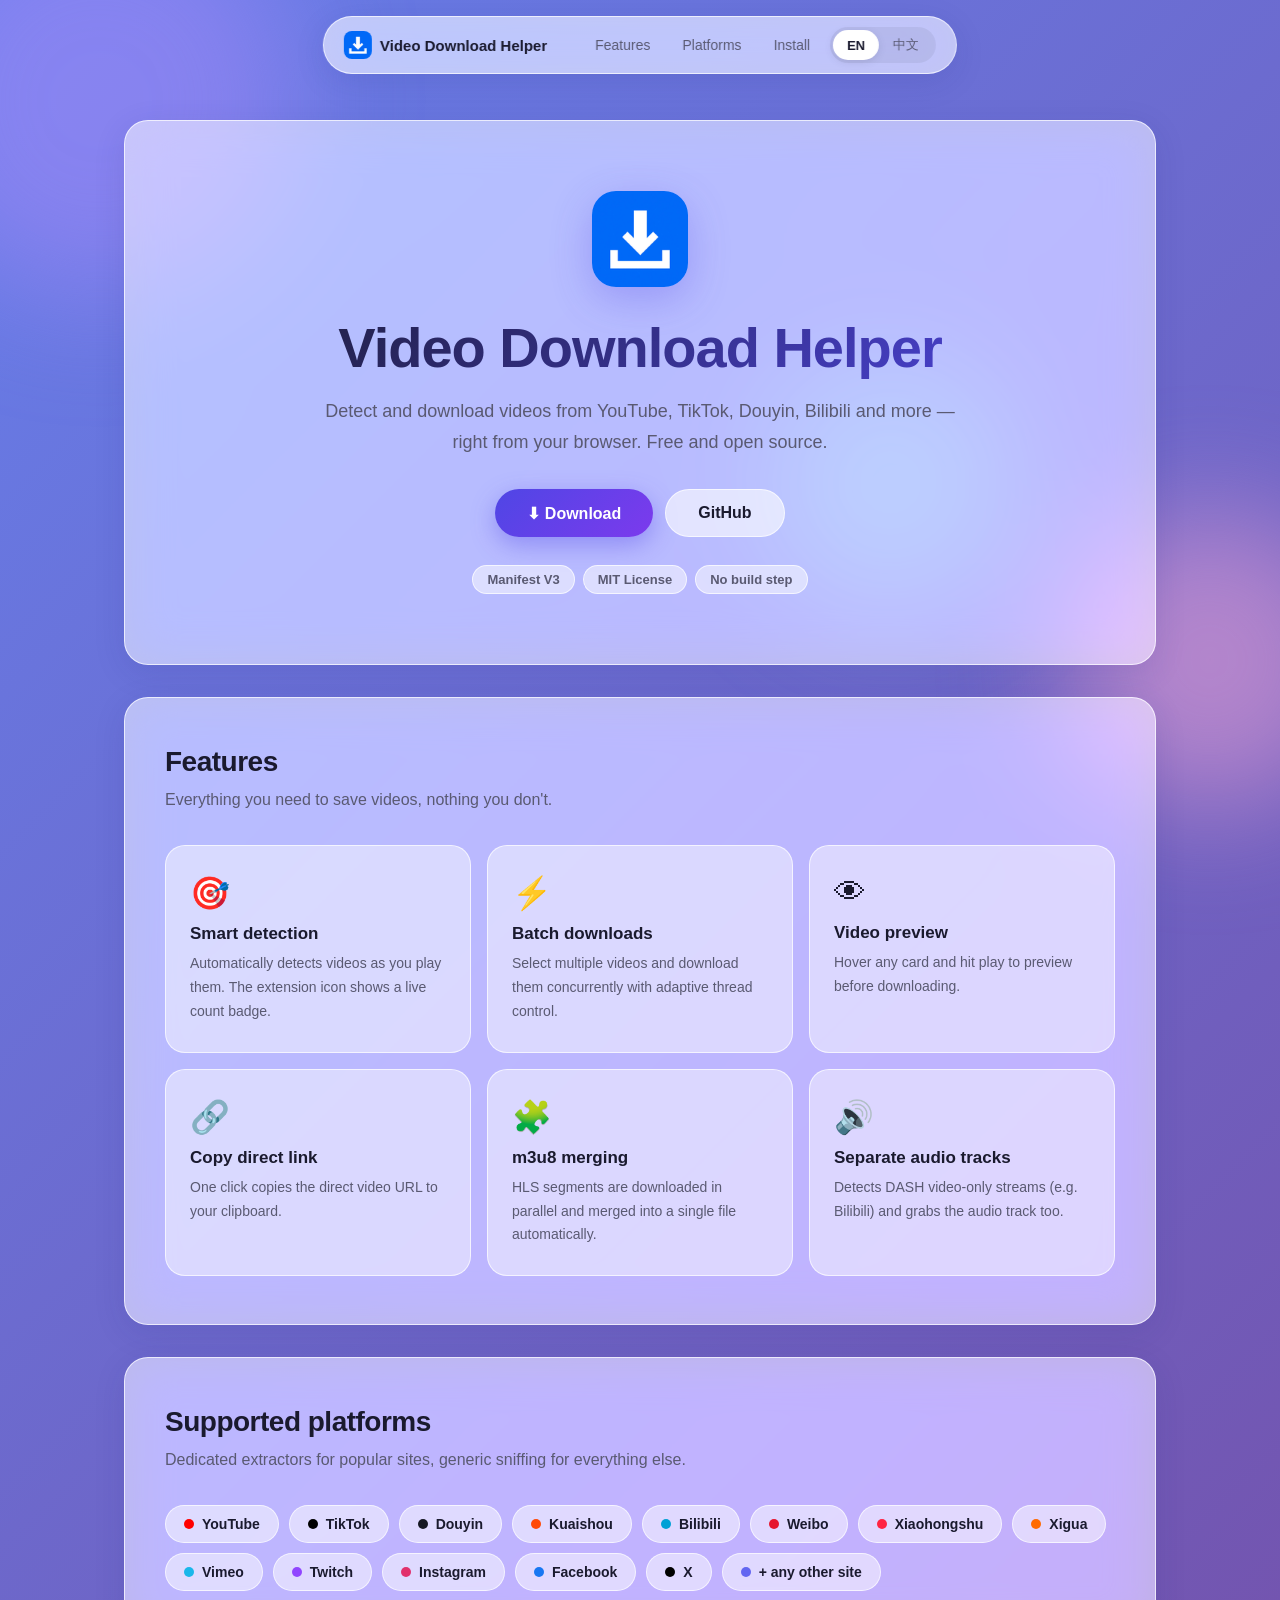
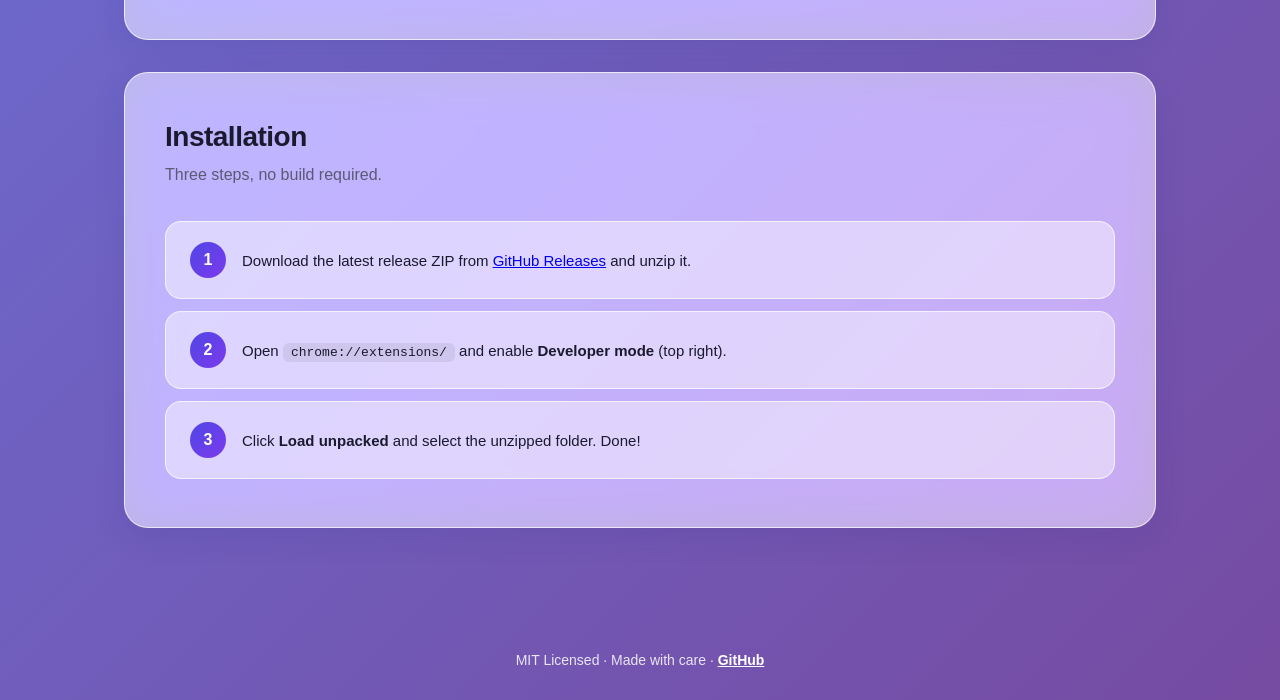
<file: docs/index.html>
<!DOCTYPE html>
<html lang="en">
<head>
<meta charset="UTF-8">
<meta name="viewport" content="width=device-width, initial-scale=1.0">
<title>Video Download Helper — 视频下载助手</title>
<meta name="description" content="A Chrome extension that detects and downloads videos from YouTube, TikTok, Douyin, Bilibili and more.">
<link rel="icon" type="image/png" href="../images/32.png">
<style>
  :root {
    --glass-bg: rgba(255, 255, 255, 0.55);
    --glass-border: rgba(255, 255, 255, 0.7);
    --glass-shadow: 0 8px 32px rgba(31, 38, 135, 0.12);
    --text: #1a1a2e;
    --text-2: #5a5a72;
    --primary: #4f46e5;
    --primary-2: #7c3aed;
  }
  * { margin: 0; padding: 0; box-sizing: border-box; }
  html { scroll-behavior: smooth; }
  body {
    font-family: -apple-system, BlinkMacSystemFont, "SF Pro Display", "PingFang SC", "Hiragino Sans GB", "Microsoft YaHei", sans-serif;
    color: var(--text);
    background: linear-gradient(135deg, #667eea 0%, #764ba2 25%, #f093fb 50%, #f5576c 75%, #667eea 100%);
    background-size: 400% 400%;
    animation: bgShift 20s ease infinite;
    min-height: 100vh;
    overflow-x: hidden;
  }
  @keyframes bgShift {
    0%, 100% { background-position: 0% 50%; }
    50% { background-position: 100% 50%; }
  }
  /* 浮动装饰球 */
  .orb { position: fixed; border-radius: 50%; filter: blur(60px); opacity: .5; pointer-events: none; z-index: 0; }
  .orb-1 { width: 400px; height: 400px; background: #a78bfa; top: -100px; left: -100px; animation: float 12s ease-in-out infinite; }
  .orb-2 { width: 300px; height: 300px; background: #f9a8d4; bottom: 10%; right: -80px; animation: float 15s ease-in-out infinite reverse; }
  .orb-3 { width: 250px; height: 250px; background: #93c5fd; top: 40%; left: 60%; animation: float 18s ease-in-out infinite; }
  @keyframes float {
    0%, 100% { transform: translate(0, 0) scale(1); }
    50% { transform: translate(40px, -40px) scale(1.1); }
  }

  .glass {
    background: var(--glass-bg);
    -webkit-backdrop-filter: blur(24px) saturate(180%);
    backdrop-filter: blur(24px) saturate(180%);
    border: 1px solid var(--glass-border);
    border-radius: 24px;
    box-shadow: var(--glass-shadow);
  }

  /* 导航 */
  nav {
    position: fixed; top: 16px; left: 50%; transform: translateX(-50%);
    z-index: 100; display: flex; align-items: center; gap: 8px;
    padding: 10px 20px; border-radius: 999px;
    background: rgba(255,255,255,.6);
    -webkit-backdrop-filter: blur(24px) saturate(180%);
    backdrop-filter: blur(24px) saturate(180%);
    border: 1px solid var(--glass-border);
    box-shadow: var(--glass-shadow);
  }
  nav .logo { width: 28px; height: 28px; border-radius: 8px; }
  nav .name { font-weight: 700; font-size: 15px; }
  nav .spacer { flex: 1; min-width: 20px; }
  nav a.nav-link { color: var(--text-2); text-decoration: none; font-size: 14px; padding: 6px 12px; border-radius: 999px; transition: all .2s; white-space: nowrap; }
  nav a.nav-link:hover { background: rgba(0,0,0,.05); color: var(--text); }
  .lang-switch { display: flex; background: rgba(0,0,0,.06); border-radius: 999px; padding: 3px; }
  .lang-switch button {
    border: 0; background: transparent; padding: 6px 14px; border-radius: 999px;
    font-size: 13px; cursor: pointer; color: var(--text-2); transition: all .2s;
    font-family: inherit;
  }
  .lang-switch button.active { background: #fff; color: var(--text); box-shadow: 0 2px 8px rgba(0,0,0,.1); font-weight: 600; }

  main { position: relative; z-index: 1; max-width: 1080px; margin: 0 auto; padding: 120px 24px 60px; }

  /* Hero */
  .hero { text-align: center; padding: 70px 40px; margin-bottom: 32px; }
  .hero-icon { width: 96px; height: 96px; border-radius: 24px; box-shadow: 0 12px 40px rgba(79,70,229,.3); margin-bottom: 24px; }
  .hero h1 { font-size: clamp(32px, 5vw, 56px); font-weight: 800; letter-spacing: -1px; margin-bottom: 16px;
    background: linear-gradient(135deg, #1a1a2e, #4f46e5); -webkit-background-clip: text; -webkit-text-fill-color: transparent; }
  .hero p.sub { font-size: 18px; color: var(--text-2); max-width: 640px; margin: 0 auto 32px; line-height: 1.7; }
  .cta-row { display: flex; gap: 12px; justify-content: center; flex-wrap: wrap; }
  .btn {
    display: inline-flex; align-items: center; gap: 8px; padding: 14px 32px; border-radius: 999px;
    font-size: 16px; font-weight: 600; text-decoration: none; transition: all .25s; border: 0; cursor: pointer;
  }
  .btn-primary {
    background: linear-gradient(135deg, var(--primary), var(--primary-2)); color: #fff;
    box-shadow: 0 8px 24px rgba(79,70,229,.4);
  }
  .btn-primary:hover { transform: translateY(-2px); box-shadow: 0 12px 32px rgba(79,70,229,.5); }
  .btn-ghost { background: rgba(255,255,255,.6); color: var(--text); border: 1px solid var(--glass-border); }
  .btn-ghost:hover { background: rgba(255,255,255,.85); transform: translateY(-2px); }
  .badges { display: flex; gap: 8px; justify-content: center; margin-top: 28px; flex-wrap: wrap; }
  .badge {
    padding: 6px 14px; border-radius: 999px; font-size: 13px; font-weight: 600;
    background: rgba(255,255,255,.5); border: 1px solid var(--glass-border); color: var(--text-2);
  }

  /* Section */
  section { margin-bottom: 32px; }
  .section-card { padding: 48px 40px; }
  .section-card h2 { font-size: 28px; font-weight: 800; margin-bottom: 8px; letter-spacing: -.5px; }
  .section-card p.lead { color: var(--text-2); font-size: 16px; margin-bottom: 32px; line-height: 1.7; }

  /* Features grid */
  .grid { display: grid; grid-template-columns: repeat(auto-fit, minmax(280px, 1fr)); gap: 16px; }
  .feature {
    padding: 28px 24px; border-radius: 20px; background: rgba(255,255,255,.45);
    border: 1px solid var(--glass-border); transition: all .25s;
  }
  .feature:hover { transform: translateY(-4px); background: rgba(255,255,255,.7); box-shadow: var(--glass-shadow); }
  .feature .icon { font-size: 32px; margin-bottom: 12px; }
  .feature h3 { font-size: 17px; font-weight: 700; margin-bottom: 8px; }
  .feature p { font-size: 14px; color: var(--text-2); line-height: 1.7; }

  /* Platforms */
  .platforms { display: flex; flex-wrap: wrap; gap: 10px; }
  .platform {
    display: flex; align-items: center; gap: 8px; padding: 10px 18px; border-radius: 999px;
    background: rgba(255,255,255,.5); border: 1px solid var(--glass-border);
    font-size: 14px; font-weight: 600;
  }
  .platform .dot { width: 10px; height: 10px; border-radius: 50%; }

  /* Steps */
  .steps { display: flex; flex-direction: column; gap: 12px; counter-reset: step; }
  .step {
    display: flex; gap: 16px; align-items: flex-start; padding: 20px 24px;
    background: rgba(255,255,255,.45); border: 1px solid var(--glass-border); border-radius: 16px;
  }
  .step::before {
    counter-increment: step; content: counter(step);
    flex: 0 0 36px; width: 36px; height: 36px; border-radius: 50%;
    background: linear-gradient(135deg, var(--primary), var(--primary-2)); color: #fff;
    display: flex; align-items: center; justify-content: center; font-weight: 700; font-size: 16px;
  }
  .step p { font-size: 15px; line-height: 1.7; padding-top: 6px; }
  .step code { background: rgba(0,0,0,.07); padding: 2px 8px; border-radius: 6px; font-size: 13px; }

  footer { text-align: center; padding: 32px; color: rgba(255,255,255,.85); font-size: 14px; position: relative; z-index: 1; }
  footer a { color: #fff; font-weight: 600; }

  @media (max-width: 640px) {
    nav { width: calc(100% - 32px); justify-content: space-between; }
    nav a.nav-link { display: none; }
    .hero { padding: 48px 24px; }
    .section-card { padding: 32px 24px; }
  }
</style>
</head>
<body>
<div class="orb orb-1"></div>
<div class="orb orb-2"></div>
<div class="orb orb-3"></div>

<nav>
  <img class="logo" src="images/48.png" alt="logo">
  <span class="name" data-i18n="navName">Video Download Helper</span>
  <span class="spacer"></span>
  <a class="nav-link" href="#features" data-i18n="navFeatures">Features</a>
  <a class="nav-link" href="#platforms" data-i18n="navPlatforms">Platforms</a>
  <a class="nav-link" href="#install" data-i18n="navInstall">Install</a>
  <div class="lang-switch">
    <button id="lang-en">EN</button>
    <button id="lang-zh">中文</button>
  </div>
</nav>

<main>
  <div class="hero glass">
    <img class="hero-icon" src="images/128.png" alt="icon">
    <h1 data-i18n="heroTitle">Video Download Helper</h1>
    <p class="sub" data-i18n="heroSub">Detect and download videos from YouTube, TikTok, Douyin, Bilibili and more — right from your browser. Free and open source.</p>
    <div class="cta-row">
      <a class="btn btn-primary" href="https://github.com/natefox2017/video_downloader/releases" data-i18n="ctaDownload">⬇ Download</a>
      <a class="btn btn-ghost" href="https://github.com/natefox2017/video_downloader" data-i18n="ctaGithub">GitHub</a>
    </div>
    <div class="badges">
      <span class="badge">Manifest V3</span>
      <span class="badge">MIT License</span>
      <span class="badge" data-i18n="badgeNoBuild">No build step</span>
    </div>
  </div>

  <section id="features">
    <div class="section-card glass">
      <h2 data-i18n="featTitle">Features</h2>
      <p class="lead" data-i18n="featLead">Everything you need to save videos, nothing you don't.</p>
      <div class="grid">
        <div class="feature">
          <div class="icon">🎯</div>
          <h3 data-i18n="f1t">Smart detection</h3>
          <p data-i18n="f1d">Automatically detects videos as you play them. The extension icon shows a live count badge.</p>
        </div>
        <div class="feature">
          <div class="icon">⚡</div>
          <h3 data-i18n="f2t">Batch downloads</h3>
          <p data-i18n="f2d">Select multiple videos and download them concurrently with adaptive thread control.</p>
        </div>
        <div class="feature">
          <div class="icon">👁</div>
          <h3 data-i18n="f3t">Video preview</h3>
          <p data-i18n="f3d">Hover any card and hit play to preview before downloading.</p>
        </div>
        <div class="feature">
          <div class="icon">🔗</div>
          <h3 data-i18n="f4t">Copy direct link</h3>
          <p data-i18n="f4d">One click copies the direct video URL to your clipboard.</p>
        </div>
        <div class="feature">
          <div class="icon">🧩</div>
          <h3 data-i18n="f5t">m3u8 merging</h3>
          <p data-i18n="f5d">HLS segments are downloaded in parallel and merged into a single file automatically.</p>
        </div>
        <div class="feature">
          <div class="icon">🔊</div>
          <h3 data-i18n="f6t">Separate audio tracks</h3>
          <p data-i18n="f6d">Detects DASH video-only streams (e.g. Bilibili) and grabs the audio track too.</p>
        </div>
      </div>
    </div>
  </section>

  <section id="platforms">
    <div class="section-card glass">
      <h2 data-i18n="platTitle">Supported platforms</h2>
      <p class="lead" data-i18n="platLead">Dedicated extractors for popular sites, generic sniffing for everything else.</p>
      <div class="platforms">
        <span class="platform"><span class="dot" style="background:#ff0000"></span>YouTube</span>
        <span class="platform"><span class="dot" style="background:#000"></span>TikTok</span>
        <span class="platform"><span class="dot" style="background:#161823"></span><span data-i18n="pDouyin">Douyin</span></span>
        <span class="platform"><span class="dot" style="background:#ff4906"></span><span data-i18n="pKuaishou">Kuaishou</span></span>
        <span class="platform"><span class="dot" style="background:#00a1d6"></span><span data-i18n="pBili">Bilibili</span></span>
        <span class="platform"><span class="dot" style="background:#e6162d"></span><span data-i18n="pWeibo">Weibo</span></span>
        <span class="platform"><span class="dot" style="background:#ff2442"></span><span data-i18n="pXhs">Xiaohongshu</span></span>
        <span class="platform"><span class="dot" style="background:#ff6a00"></span><span data-i18n="pXigua">Xigua</span></span>
        <span class="platform"><span class="dot" style="background:#1ab7ea"></span>Vimeo</span>
        <span class="platform"><span class="dot" style="background:#9146ff"></span>Twitch</span>
        <span class="platform"><span class="dot" style="background:#e1306c"></span>Instagram</span>
        <span class="platform"><span class="dot" style="background:#1877f2"></span>Facebook</span>
        <span class="platform"><span class="dot" style="background:#000"></span>X</span>
        <span class="platform"><span class="dot" style="background:#6366f1"></span><span data-i18n="pOther">+ any other site</span></span>
      </div>
    </div>
  </section>

  <section id="install">
    <div class="section-card glass">
      <h2 data-i18n="instTitle">Installation</h2>
      <p class="lead" data-i18n="instLead">Three steps, no build required.</p>
      <div class="steps">
        <div class="step"><p data-i18n="s1">Download the latest release ZIP from <a href="https://github.com/natefox2017/video_downloader/releases">GitHub Releases</a> and unzip it.</p></div>
        <div class="step"><p data-i18n="s2">Open <code>chrome://extensions/</code> and enable <b>Developer mode</b> (top right).</p></div>
        <div class="step"><p data-i18n="s3">Click <b>Load unpacked</b> and select the unzipped folder. Done!</p></div>
      </div>
    </div>
  </section>
</main>

<footer>
  <span data-i18n="footer">MIT Licensed · Made with care ·</span>
  <a href="https://github.com/natefox2017/video_downloader">GitHub</a>
</footer>

<script>
const i18n = {
  en: {
    navName: "Video Download Helper", navFeatures: "Features", navPlatforms: "Platforms", navInstall: "Install",
    heroTitle: "Video Download Helper",
    heroSub: "Detect and download videos from YouTube, TikTok, Douyin, Bilibili and more — right from your browser. Free and open source.",
    ctaDownload: "⬇ Download", ctaGithub: "GitHub", badgeNoBuild: "No build step",
    featTitle: "Features", featLead: "Everything you need to save videos, nothing you don't.",
    f1t: "Smart detection", f1d: "Automatically detects videos as you play them. The extension icon shows a live count badge.",
    f2t: "Batch downloads", f2d: "Select multiple videos and download them concurrently with adaptive thread control.",
    f3t: "Video preview", f3d: "Hover any card and hit play to preview before downloading.",
    f4t: "Copy direct link", f4d: "One click copies the direct video URL to your clipboard.",
    f5t: "m3u8 merging", f5d: "HLS segments are downloaded in parallel and merged into a single file automatically.",
    f6t: "Separate audio tracks", f6d: "Detects DASH video-only streams (e.g. Bilibili) and grabs the audio track too.",
    platTitle: "Supported platforms", platLead: "Dedicated extractors for popular sites, generic sniffing for everything else.",
    pDouyin: "Douyin", pKuaishou: "Kuaishou", pBili: "Bilibili", pWeibo: "Weibo", pXhs: "Xiaohongshu", pXigua: "Xigua", pOther: "+ any other site",
    instTitle: "Installation", instLead: "Three steps, no build required.",
    s1: 'Download the latest release ZIP from <a href="https://github.com/natefox2017/video_downloader/releases">GitHub Releases</a> and unzip it.',
    s2: "Open <code>chrome://extensions/</code> and enable <b>Developer mode</b> (top right).",
    s3: "Click <b>Load unpacked</b> and select the unzipped folder. Done!",
    footer: "MIT Licensed · Made with care ·",
  },
  zh: {
    navName: "视频下载助手", navFeatures: "功能", navPlatforms: "支持平台", navInstall: "安装",
    heroTitle: "视频下载助手",
    heroSub: "在浏览器里直接识别并下载 YouTube、TikTok、抖音、哔哩哔哩等平台的视频。免费开源。",
    ctaDownload: "⬇ 下载", ctaGithub: "GitHub", badgeNoBuild: "无需构建",
    featTitle: "功能", featLead: "下载视频需要的一切，不多不少。",
    f1t: "智能识别", f1d: "播放视频时自动识别，插件图标实时显示数量徽标。",
    f2t: "批量下载", f2d: "多选视频并发下载，线程数自适应调节。",
    f3t: "视频预览", f3d: "悬停卡片点播放键，下载前先预览。",
    f4t: "复制直链", f4d: "一键复制视频直链到剪贴板。",
    f5t: "m3u8 合并", f5d: "HLS 分片并行下载，自动合并为单个文件。",
    f6t: "独立音轨", f6d: "识别 DASH 纯视频流（如 B 站），自动补下音轨。",
    platTitle: "支持平台", platLead: "热门站点专用解析，其他网站通用嗅探。",
    pDouyin: "抖音", pKuaishou: "快手", pBili: "哔哩哔哩", pWeibo: "微博", pXhs: "小红书", pXigua: "西瓜视频", pOther: "+ 其他任意网站",
    instTitle: "安装", instLead: "三步搞定，无需构建。",
    s1: '从 <a href="https://github.com/natefox2017/video_downloader/releases">GitHub Releases</a> 下载最新 ZIP 并解压。',
    s2: "打开 <code>chrome://extensions/</code>，右上角开启<b>开发者模式</b>。",
    s3: "点击<b>加载已解压的扩展程序</b>，选择解压后的文件夹。完成！",
    footer: "MIT 开源协议 · 用心制作 ·",
  }
};

function setLang(lang) {
  const dict = i18n[lang] || i18n.en;
  document.documentElement.lang = lang === "zh" ? "zh-CN" : "en";
  document.querySelectorAll("[data-i18n]").forEach(el => {
    const key = el.getAttribute("data-i18n");
    if (dict[key]) el.innerHTML = dict[key];
  });
  document.getElementById("lang-en").classList.toggle("active", lang === "en");
  document.getElementById("lang-zh").classList.toggle("active", lang === "zh");
  try { localStorage.setItem("vd-lang", lang); } catch (e) {}
}

function detectLang() {
  try {
    const saved = localStorage.getItem("vd-lang");
    if (saved && i18n[saved]) return saved;
  } catch (e) {}
  const nav = (navigator.language || "en").toLowerCase();
  return nav.startsWith("zh") ? "zh" : "en";
}

document.getElementById("lang-en").addEventListener("click", () => setLang("en"));
document.getElementById("lang-zh").addEventListener("click", () => setLang("zh"));
setLang(detectLang());
</script>
</body>
</html>
</file>
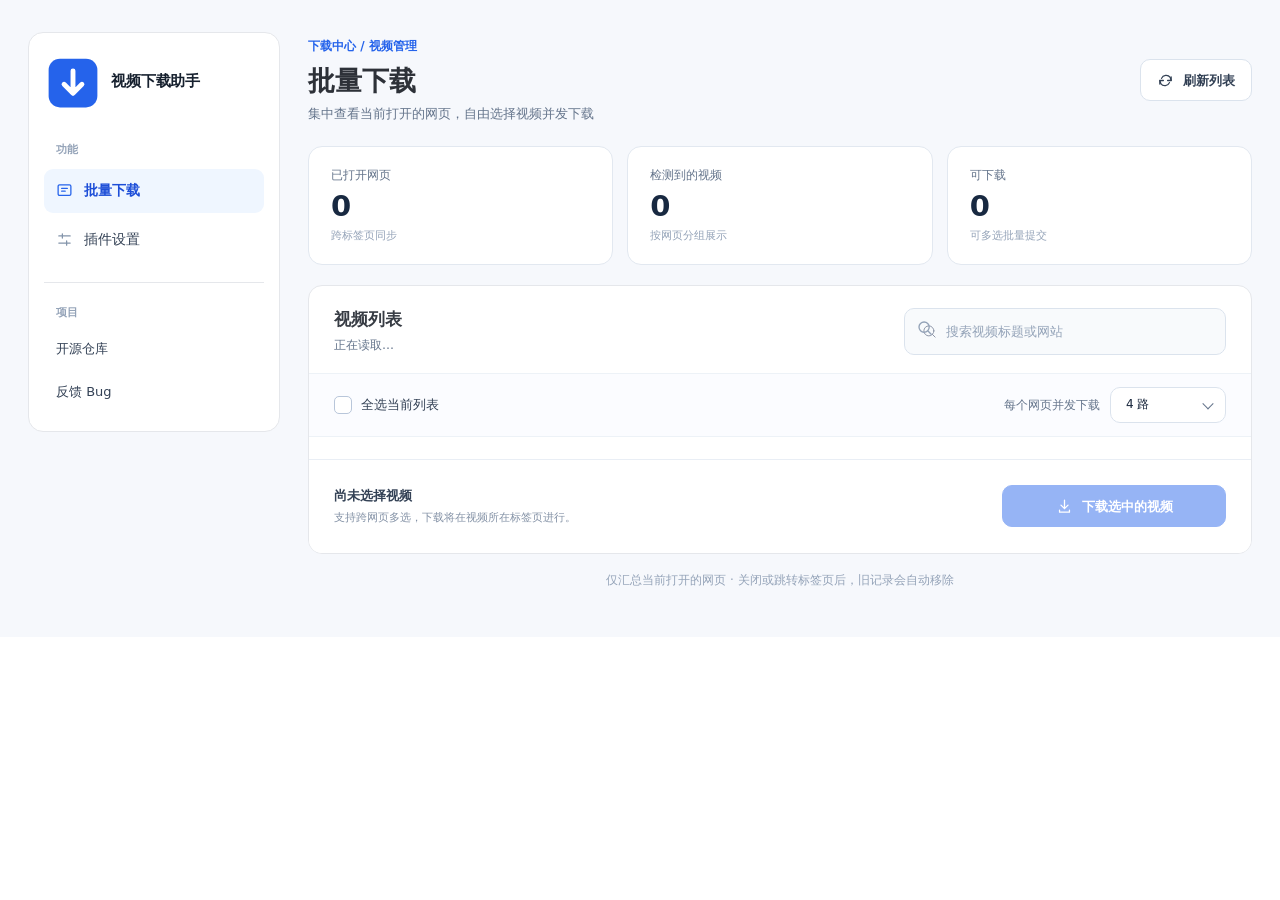
<file: monitor.html>
<!doctype html>
<html lang="zh-CN" data-theme="light">
<head>
  <meta charset="UTF-8" />
  <meta name="viewport" content="width=device-width, initial-scale=1" />
  <title>视频下载助手 · 批量下载</title>
  <link rel="stylesheet" href="vendor/pico.min.css" />
  <link rel="stylesheet" href="ui.css" />
  <link rel="stylesheet" href="options.css" />
  <link rel="stylesheet" href="monitor.css" />
</head>
<body>
  <div class="app-layout">
    <aside class="app-sidebar" aria-label="应用侧边栏">
      <a class="brand" href="monitor.html" aria-label="视频下载助手首页">
        <img class="brand__logo" src="images/logo.svg" width="52" height="52" alt="" />
        <span class="brand__text">
          <strong>视频下载助手</strong>
          <small id="version"></small>
        </span>
      </a>
      <nav class="side-nav" aria-label="功能菜单">
        <span class="side-nav__heading">功能</span>
        <a class="side-nav__link is-active" href="monitor.html" aria-current="page">
          <svg class="ui-icon" viewBox="0 0 24 24" aria-hidden="true"><rect x="3" y="4" width="18" height="15" rx="2"/><path d="M8 9h8M8 13h5"/></svg>
          批量下载
        </a>
        <a class="side-nav__link" href="options.html">
          <svg class="ui-icon" viewBox="0 0 24 24" aria-hidden="true"><path d="M4 7h16M4 17h16M9 4v6M15 14v6"/></svg>
          插件设置
        </a>
      </nav>
      <div class="sidebar-support">
        <span class="side-nav__heading">项目</span>
        <a class="side-nav__link" href="https://github.com/natefox2017/video_downloader" target="_blank" rel="noreferrer">开源仓库</a>
        <a class="side-nav__link" href="https://github.com/natefox2017/video_downloader/issues/new" target="_blank" rel="noreferrer">反馈 Bug</a>
      </div>
    </aside>

    <main class="app-main" id="main-content">
      <div class="page-content">
        <header class="page-header monitor-page-header">
          <div>
            <span class="page-kicker">下载中心 / 视频管理</span>
            <h1>批量下载</h1>
            <p>集中查看当前打开的网页，自由选择视频并发下载</p>
          </div>
          <button id="refresh-registry" class="ui-button ui-button--quiet" type="button">
            <svg class="ui-icon" viewBox="0 0 24 24" aria-hidden="true"><path d="M20 7v5h-5M4 17v-5h5"/><path d="M6.4 9a7 7 0 0 1 12.2-1.4L20 12M4 12l1.4 4.4A7 7 0 0 0 17.6 15"/></svg>
            刷新列表
          </button>
        </header>

        <section class="monitor-stats" aria-label="检测概览">
          <div class="stat-card"><span>已打开网页</span><strong id="stat-sites">0</strong><small>跨标签页同步</small></div>
          <div class="stat-card"><span>检测到的视频</span><strong id="stat-total">0</strong><small>按网页分组展示</small></div>
          <div class="stat-card"><span>可下载</span><strong id="stat-available">0</strong><small>可多选批量提交</small></div>
        </section>

        <section class="surface monitor-panel" aria-labelledby="monitor-title">
          <div class="monitor-toolbar">
            <div class="monitor-toolbar__heading">
              <h2 id="monitor-title">视频列表</h2>
              <small id="registry-summary">正在读取…</small>
            </div>
            <label class="monitor-search" for="search-videos">
              <svg class="ui-icon" viewBox="0 0 24 24" aria-hidden="true"><circle cx="10.8" cy="10.8" r="6.8"/><path d="m16 16 4.2 4.2"/></svg>
              <input id="search-videos" type="search" class="ui-input" placeholder="搜索视频标题或网站" autocomplete="off" />
            </label>
          </div>
          <div class="monitor-controls">
            <label class="ui-checkbox-label" for="select-all">
              <input id="select-all" class="ui-checkbox" type="checkbox" />
              <span>全选当前列表</span>
            </label>
            <div class="monitor-controls__right">
              <label for="concurrency">每个网页并发下载</label>
              <span class="ui-select-wrap">
                <select id="concurrency" class="ui-select" aria-label="每个网页最大并发任务数">
                  <option value="2">2 路</option>
                  <option value="4" selected>4 路</option>
                  <option value="6">6 路</option>
                  <option value="8">8 路</option>
                  <option value="auto">自动</option>
                </select>
              </span>
            </div>
          </div>

          <div id="registry-empty" class="monitor-empty" hidden>
            <span class="monitor-empty__icon" aria-hidden="true">
              <svg class="ui-icon" viewBox="0 0 24 24"><rect x="3" y="5" width="18" height="14" rx="2"/><path d="m10 9 5 3-5 3z"/></svg>
            </span>
            <strong>还没有检测到视频</strong>
            <span id="empty-help">请先打开一个视频网页，播放后返回此页面刷新。</span>
          </div>
          <div id="registry" class="site-list" aria-live="off"></div>

          <div class="monitor-actions">
            <div class="monitor-actions__info">
              <strong id="selection-summary">尚未选择视频</strong>
              <p id="download-status" class="download-status" role="status" aria-live="polite">支持跨网页多选，下载将在视频所在标签页进行。</p>
            </div>
            <button id="download-selected" class="ui-button monitor-download" type="button" disabled>
              <svg class="ui-icon" viewBox="0 0 24 24" aria-hidden="true"><path d="M12 3v12m-5-5 5 5 5-5M5 17v3h14v-3"/></svg>
              <span id="download-button-label">下载选中的视频</span>
            </button>
          </div>
        </section>
        <footer class="page-footer">仅汇总当前打开的网页 · 关闭或跳转标签页后，旧记录会自动移除</footer>
      </div>
    </main>
  </div>

  <div id="preview-modal" class="preview-modal" role="dialog" aria-modal="true" aria-labelledby="preview-title" hidden>
    <div class="preview-modal__backdrop" data-close-preview></div>
    <div class="preview-modal__panel" tabindex="-1">
      <header class="preview-modal__header">
        <div>
          <small>视频预览</small>
          <h2 id="preview-title">视频</h2>
        </div>
        <button id="preview-close" class="preview-modal__close" type="button" aria-label="关闭预览">
          <svg class="ui-icon" viewBox="0 0 24 24" aria-hidden="true"><path d="M5 5l14 14M19 5 5 19"/></svg>
        </button>
      </header>
      <div class="preview-modal__stage">
        <video id="preview-video" controls playsinline preload="metadata" tabindex="0"></video>
        <div id="preview-message" class="preview-modal__message" hidden></div>
      </div>
      <p class="preview-modal__hint">预览使用网站提供的视频源，部分加密流或限制外链的资源可能无法播放。</p>
    </div>
  </div>
  <script src="monitor.js"></script>
</body>
</html>
</file>
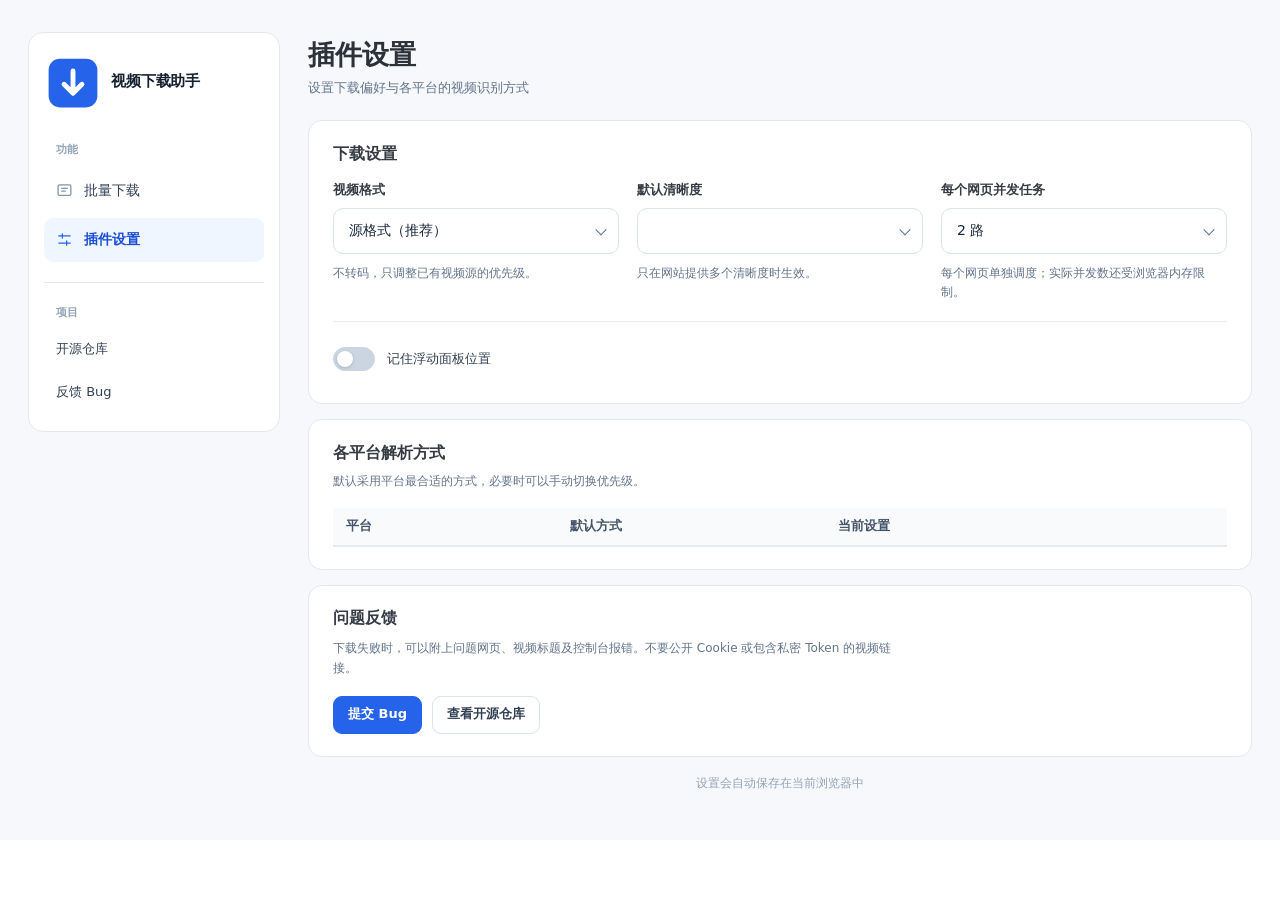
<file: options.html>
<!doctype html>
<html lang="zh-CN" data-theme="light">
<head>
  <meta charset="UTF-8" />
  <meta name="viewport" content="width=device-width, initial-scale=1" />
  <title>视频下载 - 插件设置</title>
  <link rel="stylesheet" href="vendor/pico.min.css" />
  <link rel="stylesheet" href="ui.css" />
  <link rel="stylesheet" href="options.css" />
</head>
<body>
  <div class="app-layout">
    <aside class="app-sidebar" aria-label="应用侧边栏">
      <a class="brand" href="monitor.html" aria-label="视频下载助手首页">
        <img class="brand__logo" src="images/logo.svg" width="52" height="52" alt="" />
        <span class="brand__text">
          <strong>视频下载助手</strong>
          <small id="version"></small>
        </span>
      </a>
      <nav class="side-nav" aria-label="功能菜单">
        <span class="side-nav__heading">功能</span>
        <a class="side-nav__link" href="monitor.html">
          <svg class="ui-icon" viewBox="0 0 24 24" aria-hidden="true"><rect x="3" y="4" width="18" height="15" rx="2"/><path d="M8 9h8M8 13h5"/></svg>
          批量下载
        </a>
        <a class="side-nav__link is-active" href="options.html" aria-current="page">
          <svg class="ui-icon" viewBox="0 0 24 24" aria-hidden="true"><path d="M4 7h16M4 17h16M9 4v6M15 14v6"/></svg>
          插件设置
        </a>
      </nav>
      <div class="sidebar-support">
        <span class="side-nav__heading">项目</span>
        <a class="side-nav__link" href="https://github.com/natefox2017/video_downloader" target="_blank" rel="noreferrer">开源仓库</a>
        <a class="side-nav__link" href="https://github.com/natefox2017/video_downloader/issues/new" target="_blank" rel="noreferrer">反馈 Bug</a>
      </div>
    </aside>

    <main class="app-main" id="main-content">
      <div class="page-content">
        <header class="page-header">
          <h1>插件设置</h1>
          <p>设置下载偏好与各平台的视频识别方式</p>
        </header>

        <section class="surface" aria-labelledby="download-settings-title">
          <h2 id="download-settings-title">下载设置</h2>
          <div class="settings-grid">
            <div class="settings-field">
              <label for="format">视频格式</label>
              <span class="ui-select-wrap">
                <select id="format" class="ui-select">
                  <option value="source">源格式（推荐）</option>
                  <option value="mp4">MP4 优先（有 MP4 源时）</option>
                </select>
              </span>
              <p class="field-help">不转码，只调整已有视频源的优先级。</p>
            </div>
            <div class="settings-field">
              <label for="quality">默认清晰度</label>
              <span class="ui-select-wrap"><select id="quality" class="ui-select"></select></span>
              <p class="field-help">只在网站提供多个清晰度时生效。</p>
            </div>
            <div class="settings-field">
              <label for="concurrency">每个网页并发任务</label>
              <span class="ui-select-wrap">
                <select id="concurrency" class="ui-select">
                  <option value="2">2 路</option>
                  <option value="4">4 路（推荐）</option>
                  <option value="6">6 路</option>
                  <option value="8">8 路</option>
                  <option value="auto">自动（内存自适应）</option>
                </select>
              </span>
              <p class="field-help">每个网页单独调度；实际并发数还受浏览器内存限制。</p>
            </div>
          </div>
          <div class="setting-switch">
            <label for="remember-position">
              <input id="remember-position" class="ui-switch" type="checkbox" role="switch" />
              记住浮动面板位置
            </label>
          </div>
        </section>

        <section class="surface" aria-labelledby="platform-settings-title">
          <h2 id="platform-settings-title">各平台解析方式</h2>
          <p class="section-hint">默认采用平台最合适的方式，必要时可以手动切换优先级。</p>
          <div class="table-wrap">
            <table class="platform-table">
              <thead><tr><th scope="col">平台</th><th scope="col">默认方式</th><th scope="col">当前设置</th></tr></thead>
              <tbody id="platform-strategies"></tbody>
            </table>
          </div>
        </section>

        <section class="surface" id="about-feedback" aria-labelledby="feedback-title">
          <h2 id="feedback-title">问题反馈</h2>
          <p class="section-hint">下载失败时，可以附上问题网页、视频标题及控制台报错。不要公开 Cookie 或包含私密 Token 的视频链接。</p>
          <div class="feedback-actions">
            <a class="ui-button" href="https://github.com/natefox2017/video_downloader/issues/new" target="_blank" rel="noopener noreferrer">提交 Bug</a>
            <a class="ui-button ui-button--quiet" href="https://github.com/natefox2017/video_downloader" target="_blank" rel="noopener noreferrer">查看开源仓库</a>
          </div>
        </section>
        <footer class="page-footer">设置会自动保存在当前浏览器中</footer>
      </div>
    </main>
  </div>
  <script src="rules.js"></script>
  <script src="options.js"></script>
</body>
</html>
</file>
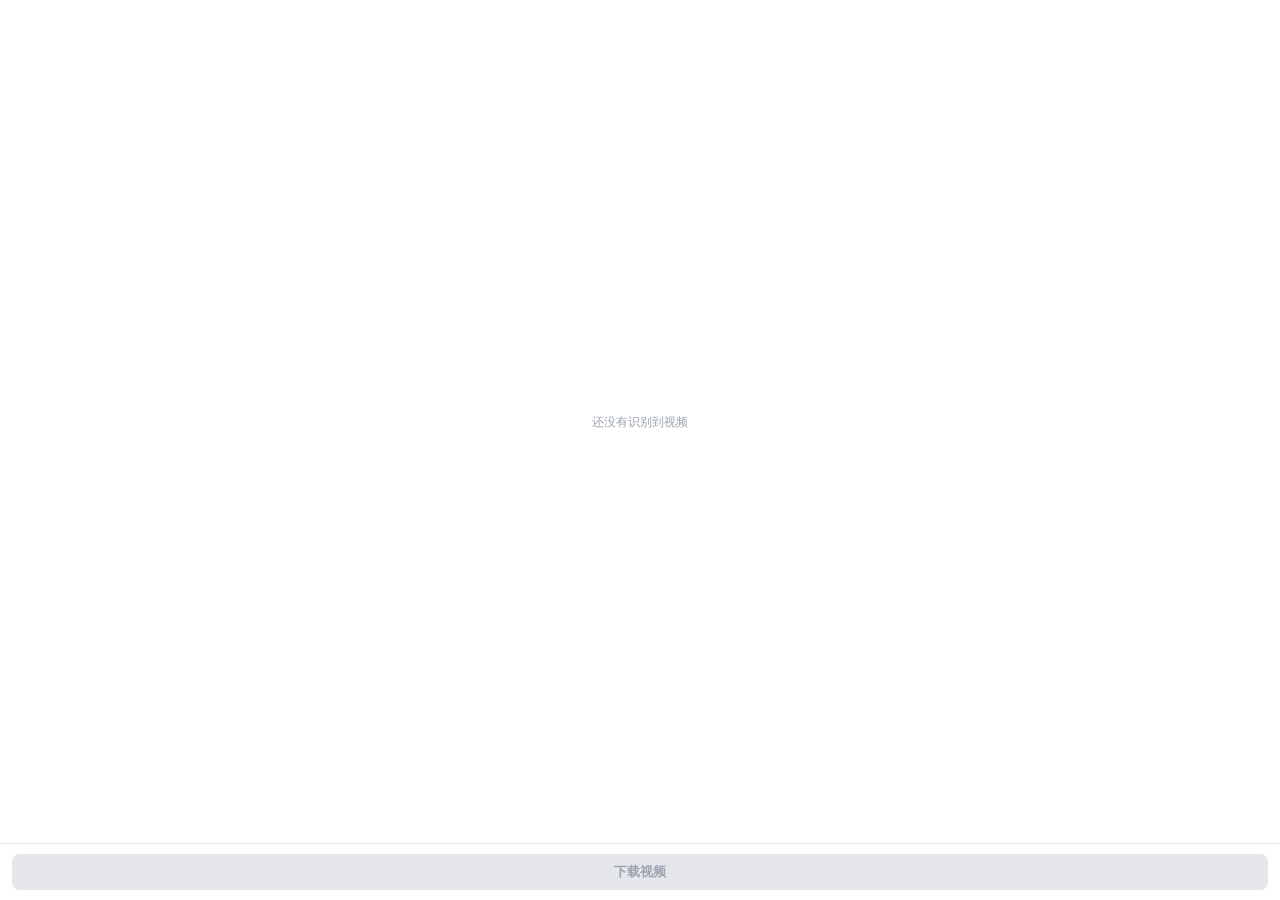
<file: panel.html>
<!doctype html>
<html lang="zh-CN">
<head>
  <meta charset="UTF-8" />
  <title>视频下载</title>
  <link rel="stylesheet" href="panel.css" />
</head>
<body>
  <ul class="list" id="list"></ul>

  <div class="empty" id="empty">
    <p>还没有识别到视频</p>
  </div>

  <footer class="actionbar">
    <button type="button" class="btn-primary" id="download" disabled>
      <span id="download-label">下载视频</span>
    </button>
  </footer>

  <div class="toast" id="toast"></div>

  <script src="panel.js"></script>
</body>
</html>
</file>
<file: ui.css>
/*
 * ui.css — Local UI primitives for extension web pages.
 * Styled native semantics provide accessible buttons, checkboxes, select controls,
 * badges and modal panels without network dependencies or a JS framework.
 */
:root {
  --vd-primary: #2563eb;
  --vd-primary-hover: #1d4ed8;
  --vd-ink: #17253b;
  --vd-muted: #64748b;
  --vd-line: #e2e8f0;
  --vd-surface: #fff;
  --vd-soft: #f8fafc;
}
.ui-button {
  display: inline-flex;
  align-items: center;
  justify-content: center;
  gap: 9px;
  width: auto;
  min-height: 42px;
  margin: 0;
  padding: 9px 16px;
  border: 1px solid var(--vd-primary);
  border-radius: 10px;
  background: var(--vd-primary);
  color: #fff;
  font-size: 13px;
  font-weight: 650;
  line-height: 1.2;
  text-decoration: none;
  white-space: nowrap;
  box-shadow: none;
  cursor: pointer;
  transition: background .15s, border-color .15s, box-shadow .15s;
}
.ui-button:hover { background: var(--vd-primary-hover); border-color: var(--vd-primary-hover); color: #fff; }
.ui-button:focus-visible, .ui-checkbox:focus-visible, .ui-input:focus-visible, .ui-select:focus-visible {
  outline: 3px solid rgba(37, 99, 235, .2);
  outline-offset: 2px;
}
.ui-button:disabled { opacity: .48; cursor: not-allowed; box-shadow: none; }
.ui-button--quiet { color: #334155; border-color: #dbe3ed; background: #fff; }
.ui-button--quiet:hover { color: #0f172a; border-color: #cbd5e1; background: #f8fafc; }
.ui-button--small { min-height: 36px; padding: 7px 12px; font-size: 12px; }
.ui-icon { display: inline-block; flex: none; width: 17px; height: 17px; stroke: currentColor; stroke-width: 1.8; fill: none; stroke-linecap: round; stroke-linejoin: round; vertical-align: middle; }
.ui-checkbox {
  position: relative;
  display: inline-grid;
  place-content: center;
  flex: 0 0 18px;
  appearance: none;
  width: 18px;
  height: 18px;
  min-width: 18px;
  padding: 0;
  margin: 0;
  border: 1.5px solid #b8c6da;
  border-radius: 5px;
  background: #fff;
  box-shadow: none;
  cursor: pointer;
  vertical-align: middle;
}
.ui-checkbox:checked, .ui-checkbox:indeterminate { border-color: #2563eb; background: #2563eb; }
.ui-checkbox:checked::after { content: ""; width: 8px; height: 5px; border: solid #fff; border-width: 0 0 2px 2px; transform: translateY(-1px) rotate(-45deg); }
.ui-checkbox:indeterminate::after { content: ""; width: 8px; height: 2px; border-radius: 1px; background: #fff; }
.ui-checkbox:disabled { opacity: .5; cursor: not-allowed; }
.ui-checkbox-label { display: inline-flex; align-items: center; gap: 9px; font-size: 13px; font-weight: 500; color: #334155; cursor: pointer; margin: 0; }
.ui-input, .ui-select {
  display: block;
  width: 100%;
  height: 42px;
  min-height: 42px;
  margin: 0;
  padding: 9px 12px;
  border: 1px solid #dbe3ed;
  border-radius: 10px;
  background-color: #fff;
  color: var(--vd-ink);
  box-shadow: none;
  font-size: 13px;
  line-height: 1.3;
}
.ui-input::placeholder { color: #94a3b8; }
/* Pico adds a background-image chevron to single-select controls. Remove
 * that image with higher specificity; the wrapper draws our only arrow. */
.ui-select-wrap {
  position: relative;
  display: inline-block;
  width: 100%;
  min-width: 0;
  max-width: 100%;
  vertical-align: middle;
}
select.ui-select:not([multiple], [size]) {
  -webkit-appearance: none;
  appearance: none;
  width: 100%;
  max-width: 100%;
  margin: 0;
  padding-right: 38px;
  padding-inline-end: 38px;
  background-image: none;
  background-color: #fff;
  box-shadow: none;
  cursor: pointer;
}
.ui-select-wrap::after {
  content: "";
  position: absolute;
  right: 14px;
  top: 50%;
  width: 8px;
  height: 8px;
  border: solid #64748b;
  border-width: 0 1.8px 1.8px 0;
  transform: translateY(-65%) rotate(45deg);
  pointer-events: none;
}
.ui-select-wrap:has(select:disabled)::after { opacity: .4; }
.ui-badge { display: inline-flex; align-items: center; flex: none; padding: 4px 8px; border-radius: 6px; font-size: 11px; font-weight: 600; line-height: 1.25; background: #f1f5f9; color: #64748b; white-space: nowrap; }
.ui-badge--progress { color: #1d4ed8; background: #eff6ff; }
.ui-badge--done { color: #047857; background: #ecfdf5; }
.ui-badge--error { color: #b91c1c; background: #fef2f2; }
.ui-badge--neutral { color: #475569; background: #f1f5f9; }
.ui-progress { width: 100%; height: 5px; overflow: hidden; border-radius: 8px; background: #dbeafe; }
.ui-progress__bar { display: block; height: 100%; border-radius: inherit; background: #2563eb; transition: width .2s; }
@media (prefers-reduced-motion: reduce) {
  .ui-button, .ui-progress__bar { transition: none; }
}

/* Pico's [type=checkbox][role=switch] and ::before rules are more specific
 * than a class. Explicitly override the widget, including checked/focus
 * states, instead of layering two thumbs or inheriting Pico's dimensions. */
input.ui-switch[type="checkbox"][role="switch"] {
  position: relative;
  display: inline-block;
  flex: 0 0 42px;
  -webkit-appearance: none;
  appearance: none;
  width: 42px;
  height: 24px;
  min-width: 42px;
  min-height: 24px;
  margin: 0;
  padding: 0;
  border: 1px solid #cbd5e1;
  border-radius: 999px;
  background: #cbd5e1;
  background-image: none;
  box-shadow: none;
  outline: 0;
  cursor: pointer;
  vertical-align: middle;
  transition: background-color .15s ease, border-color .15s ease;
}
input.ui-switch[type="checkbox"][role="switch"]::before {
  content: "";
  position: absolute;
  display: block;
  top: 3px;
  left: 3px;
  width: 16px;
  height: 16px;
  margin: 0;
  aspect-ratio: auto;
  border-radius: 50%;
  background: #fff;
  box-shadow: 0 1px 3px rgba(15, 23, 42, .18);
  transform: translateX(0);
  transition: transform .15s ease;
}
input.ui-switch[type="checkbox"][role="switch"]:checked,
input.ui-switch[type="checkbox"][role="switch"]:checked:is(:hover, :focus, :active) {
  border-color: #2563eb;
  background: #2563eb;
  background-image: none;
}
input.ui-switch[type="checkbox"][role="switch"]:checked::before {
  margin: 0;
  transform: translateX(18px);
}
input.ui-switch[type="checkbox"][role="switch"]:focus-visible {
  outline: 3px solid rgba(37, 99, 235, .2);
  outline-offset: 3px;
}
input.ui-switch[type="checkbox"][role="switch"]:disabled {
  opacity: .5;
  cursor: not-allowed;
}
@media (prefers-reduced-motion: reduce) {
  input.ui-switch[type="checkbox"][role="switch"],
  input.ui-switch[type="checkbox"][role="switch"]::before { transition: none; }
}
</file>
<file: options.css>
/*
 * options.css — Shared admin shell and compact settings form layout.
 * Local UI component primitives enhance Pico CSS tables and form semantics.
 */
:root {
  --pico-font-size: 94%;
  --pico-border-radius: .5rem;
  --pico-primary: #2563eb;
  --pico-primary-hover: #1d4ed8;
  --pico-primary-focus: rgba(37, 99, 235, .12);
  --ui-border: #e5e7eb;
  --ui-muted: #64748b;
  --ui-blue: #2563eb;
}

*, *::before, *::after { box-sizing: border-box; }
html, body { min-width: 320px; min-height: 100%; }
body { margin: 0; background: #f6f8fc; color: #17212f; }

.app-layout {
  display: grid;
  grid-template-columns: 252px minmax(0, 1fr);
  gap: 28px;
  width: min(100%, 1460px);
  margin: 0 auto;
  padding: 32px 28px 48px;
}
.app-sidebar {
  position: sticky;
  top: 24px;
  align-self: start;
  display: flex;
  flex-direction: column;
  min-width: 0;
  padding: 20px 15px;
  background: #fff;
  border: 1px solid var(--ui-border);
  border-radius: 15px;
}
.brand {
  display: flex;
  align-items: center;
  gap: 12px;
  padding: 4px 3px 23px;
  color: inherit;
  text-decoration: none;
}
.brand:hover { color: inherit; text-decoration: none; }
.brand__logo { display: block; flex: 0 0 52px; width: 52px; height: 52px; border-radius: 12px; }
.brand__text { display: flex; flex-direction: column; gap: 3px; min-width: 0; }
.brand__text strong { font-size: 15px; line-height: 1.35; white-space: nowrap; letter-spacing: -.01em; }
.brand__text small { font-size: 12px; line-height: 1.25; color: var(--ui-muted); }
.side-nav { display: flex; flex-direction: column; gap: 5px; }
.side-nav__heading { display: block; padding: 10px 12px 5px; font-size: 11px; font-weight: 600; color: #94a3b8; }
.side-nav__link {
  display: flex;
  align-items: center;
  min-height: 44px;
  gap: 11px;
  padding: 10px 12px;
  border-radius: 9px;
  color: #334155;
  font-size: 14px;
  font-weight: 500;
  text-decoration: none;
}
.side-nav__link .ui-icon { width: 17px; height: 17px; color: #8394aa; }
.side-nav__link.is-active .ui-icon { color: #2563eb; }
.side-nav__link:hover { background: #f1f5f9; text-decoration: none; color: #0f172a; }
.side-nav__link.is-active, .side-nav__link[aria-current="page"] {
  background: #eff6ff;
  color: #1d4ed8;
  font-weight: 650;
}
.sidebar-support { display: flex; flex-direction: column; gap: 3px; margin-top: 20px; border-top: 1px solid var(--ui-border); padding-top: 12px; }
.sidebar-support .side-nav__link { min-height: 36px; font-size: 13px; font-weight: 400; }

.app-main { min-width: 0; width: 100%; padding: 5px 0 0; }
.page-content { width: 100%; max-width: 100%; margin: 0 auto; }
.page-header { margin: 0 0 22px; }
.page-header h1 { margin: 0 0 6px; font-size: 27px; font-weight: 700; line-height: 1.3; }
.page-header p { margin: 0; color: var(--ui-muted); font-size: 13px; line-height: 1.5; }
.surface {
  margin: 0 0 15px;
  padding: 22px 24px;
  background: #fff;
  border: 1px solid var(--ui-border);
  border-radius: 14px;
}
.surface h2 { margin: 0 0 16px; font-size: 16px; line-height: 1.4; font-weight: 650; }
.settings-grid { display: grid; grid-template-columns: repeat(3, minmax(0, 1fr)); gap: 18px; }
.settings-field .ui-select-wrap, .platform-table .ui-select-wrap { width: 100%; min-width: 0; }
/* Place the chevron at the select's right edge, never at the right edge
 * of a wider table cell. Full-width selects are still used on mobile. */
.platform-table .ui-select-wrap { max-width: 320px; }
.settings-field { display: flex; flex-direction: column; align-items: stretch; min-width: 0; }
.settings-field label { display: block; margin: 0 0 9px; padding: 0; font-size: 13px; font-weight: 600; line-height: 1.4; }
.settings-field select {
  display: block;
  flex: 0 0 auto;
  width: 100%;
  height: 46px;
  min-height: 46px;
  margin: 0;
  padding-top: 8px;
  padding-bottom: 8px;
  font-size: 14px;
  line-height: 1.4;
}
.settings-field .field-help {
  position: static;
  display: block;
  width: 100%;
  margin: 10px 0 0;
  padding: 0;
  color: var(--ui-muted);
  font-size: 12px;
  font-weight: 400;
  line-height: 1.6;
  overflow-wrap: anywhere;
}
.setting-switch {
  display: flex;
  align-items: center;
  min-height: 60px;
  margin-top: 18px;
  padding-top: 16px;
  border-top: 1px solid #e9eef5;
}
.setting-switch label {
  display: inline-flex;
  align-items: center;
  gap: 12px;
  margin: 0;
  padding: 6px 0;
  color: #334155;
  font-size: 13px;
  font-weight: 550;
  line-height: 1.45;
  cursor: pointer;
}
.setting-switch input { margin: 0; }
.section-hint { margin: -8px 0 16px; font-size: 12px; line-height: 1.65; color: var(--ui-muted); }
.table-wrap { width: 100%; overflow-x: auto; }
.platform-table { width: 100%; table-layout: fixed; margin: 0; }
.platform-table th { background: #f8fafc; font-weight: 600; color: #475569; }
.platform-table th, .platform-table td { padding: 9px 13px; line-height: 1.45; vertical-align: middle; font-size: 13px; }
.platform-table th:nth-child(1) { width: 25%; }
.platform-table th:nth-child(2) { width: 30%; }
.platform-table th:nth-child(3) { width: 45%; }
.platform-table td small { color: var(--ui-muted); font-size: 12px; }
.platform-table select { display: block; width: 100%; max-width: 100%; height: 40px; min-height: 40px; padding-top: 6px; padding-bottom: 6px; margin: 0; font-size: 13px; }
#about-feedback { padding-top: 21px; padding-bottom: 22px; }
#about-feedback .section-hint { margin: -6px 0 17px; max-width: 76ch; }
.feedback-actions { display: flex; align-items: center; gap: 10px; flex-wrap: wrap; }
.feedback-actions a.ui-button {
  display: inline-flex;
  width: auto;
  min-height: 38px;
  margin: 0;
  padding: 8px 14px;
  border-radius: 9px;
  font-size: 13px;
  font-weight: 600;
  line-height: 1.25;
  text-decoration: none;
}
.feedback-actions a.ui-button:hover { text-decoration: none; }
.page-footer { padding: 2px 6px 0; text-align: center; font-size: 12px; color: #94a3b8; }

@media (max-width: 1080px) {
  .settings-grid { grid-template-columns: repeat(2, minmax(0, 1fr)); }
}
@media (max-width: 900px) {
  .app-layout { grid-template-columns: 212px minmax(0, 1fr); gap: 16px; padding: 18px 15px 30px; }
  .app-sidebar { padding-left: 10px; padding-right: 10px; }
  .brand { gap: 9px; padding-left: 5px; }
  .brand__logo { width: 46px; height: 46px; flex-basis: 46px; }
  .brand__text strong { font-size: 14px; }
  .app-main { padding: 4px 0 0; }
  .surface { padding: 20px; }
  .settings-grid { gap: 18px; }
}
@media (max-width: 720px) {
  .app-layout { display: block; padding: 13px 12px 24px; }
  .app-sidebar { position: static; height: auto; width: 100%; padding: 11px 14px; margin-bottom: 15px; border: 1px solid var(--ui-border); }
  .brand { padding: 0 0 11px; }
  .brand__logo { width: 42px; height: 42px; flex-basis: 42px; }
  .side-nav { flex-direction: row; gap: 8px; }
  .side-nav__heading, .sidebar-support { display: none; }
  .side-nav__link { min-height: 37px; padding: 8px 11px; }
  .app-main { padding: 0; }
}
@media (max-width: 560px) {
  .settings-grid { grid-template-columns: 1fr; gap: 18px; }
  .surface { padding: 18px 15px; }
  .table-wrap { overflow-x: visible; }
  .platform-table, .platform-table tbody, .platform-table tr, .platform-table td { display: block; width: 100%; }
  .platform-table thead { display: none; }
  .platform-table tr {
    display: grid;
    grid-template-columns: minmax(0, 1fr) minmax(0, 1.3fr);
    gap: 4px 10px;
    align-items: center;
    padding: 12px 0;
    border-bottom: 1px solid #e5e7eb;
  }
  .platform-table td { padding: 0; border: 0; min-width: 0; }
  .platform-table td:first-child { grid-column: 1; grid-row: 1; font-weight: 600; }
  .platform-table td:nth-child(2) { grid-column: 1; grid-row: 2; }
  .platform-table td:nth-child(3) { grid-column: 2; grid-row: 1 / span 2; }
  .platform-table .ui-select-wrap { max-width: none; }
  .platform-table select { max-width: none; min-width: 0; width: 100%; }
  .page-header h1 { font-size: 21px; }
}
</file>
<file: monitor.css>
/*
 * monitor.css — Responsive cross-tab dashboard and modal video preview components.
 */
.monitor-page-header{display:flex;align-items:center;justify-content:space-between;gap:24px}
.monitor-page-header .ui-button{flex:none}
.page-kicker{display:block;margin-bottom:8px;color:#2563eb;font-size:12px;font-weight:650}
.monitor-stats{display:grid;grid-template-columns:repeat(3,minmax(0,1fr));gap:14px;margin-bottom:20px}
.stat-card{display:flex;flex-direction:column;align-items:flex-start;gap:5px;padding:19px 22px;background:#fff;border:1px solid #e2e8f0;border-radius:14px}
.stat-card>span{font-size:12px;color:#64748b}.stat-card>strong{font-size:29px;font-weight:720;line-height:1.2;color:#182941;font-variant-numeric:tabular-nums}.stat-card>small{font-size:11px;color:#94a3b8}
.monitor-panel{padding:0;overflow:hidden}
.monitor-toolbar{display:flex;align-items:center;justify-content:space-between;flex-wrap:wrap;gap:15px;padding:22px 25px 18px}
.monitor-toolbar__heading h2{margin:0 0 4px;font-size:17px}.monitor-toolbar__heading small{display:block;color:#64748b;font-size:12px}
.monitor-search{position:relative;display:block;width:min(100%,322px);margin:0}
.monitor-search>.ui-icon{position:absolute;z-index:1;left:12px;top:11px;width:18px;height:18px;color:#94a3b8;pointer-events:none}
.monitor-search>.ui-input{margin:0;padding-left:39px;background:#f8fafc}.monitor-search>.ui-input:focus{background:#fff}
.monitor-controls{display:flex;align-items:center;justify-content:space-between;gap:18px;flex-wrap:wrap;padding:13px 25px;border-top:1px solid #edf2f7;border-bottom:1px solid #edf2f7;background:#fbfcff}
.monitor-controls__right{display:flex;align-items:center;gap:10px;color:#64748b;font-size:12px}.monitor-controls__right>label{margin:0;color:#64748b}
/* A fixed-width select keeps the single chevron inside the field rather
 * than at the right edge of the download toolbar. */
.monitor-controls__right .ui-select-wrap{display:block;flex:0 0 116px;width:116px;min-width:116px;max-width:116px}
.monitor-controls__right select.ui-select{width:100%;max-width:100%}
.monitor-controls .ui-select{height:36px;min-height:36px;padding-top:6px;padding-bottom:6px;font-size:12px}
.monitor-empty{display:flex;flex-direction:column;justify-content:center;align-items:center;gap:8px;margin:22px 25px;min-height:210px;padding:30px;border:1px dashed #dbe3ed;border-radius:12px;background:#fbfcfe;text-align:center}
.monitor-empty[hidden]{display:none}.monitor-empty__icon{display:grid;place-items:center;width:52px;height:52px;margin-bottom:5px;background:#eff6ff;border-radius:14px;color:#2563eb}.monitor-empty__icon .ui-icon{width:26px;height:26px}
.monitor-empty strong{font-size:14px;color:#334155}.monitor-empty>span:last-child{font-size:12px;line-height:1.6;color:#94a3b8}
.site-list{padding:18px 25px 4px}.site-card{margin-bottom:15px;overflow:hidden;background:#fff;border:1px solid #e5eaf1;border-radius:12px}
.site-card__header{display:flex;align-items:center;gap:12px;min-height:62px;padding:12px 16px;background:#f8fafc}
.site-card__check{display:grid;place-content:center;flex:0 0 18px;margin:0}
.site-card__title{display:flex;flex:1 1 auto;align-items:center;min-width:0;gap:12px;padding:0;border:0;background:transparent;box-shadow:none;color:inherit;text-align:left;cursor:pointer}
.site-card__title:hover,.site-card__title:focus{background:transparent;box-shadow:none}
.site-card__title:focus-visible{outline:3px solid rgba(37,99,235,.25);outline-offset:3px;border-radius:5px}
.site-card__favicon{display:grid;flex:0 0 34px;place-items:center;width:34px;height:34px;background:#fff;border:1px solid #e2e8f0;border-radius:9px;color:#64748b}
.site-card__name{display:block;min-width:0;flex:1}.site-card__name strong{display:block;overflow:hidden;white-space:nowrap;text-overflow:ellipsis;font-size:13px;line-height:1.5;color:#24324b}
.site-card__name small{display:block;overflow:hidden;white-space:nowrap;text-overflow:ellipsis;color:#8b9ab0;font-size:11px}
.site-card__count{flex:none}.site-card__chevron{flex:none;width:16px;height:16px;color:#94a3b8;transition:transform .15s}
.site-card.is-collapsed .site-card__chevron{transform:rotate(-90deg)}
.site-card__rows{border-top:1px solid #e9eef5}.site-card__rows[hidden]{display:none}
.video-row{display:grid;grid-template-columns:18px 100px minmax(0,1fr) 110px;align-items:center;gap:15px;min-height:94px;padding:12px 16px;background:#fff;border-bottom:1px solid #f0f3f7}
.video-row:last-child{border-bottom:0}.video-row:hover{background:#fafcff}.video-row.is-done{opacity:.65}.video-row__select{margin:0}
.video-thumb{position:relative;display:block;width:100px;height:62px;padding:0;overflow:hidden;border:1px solid #dbe4f1;border-radius:9px;background:#eaf1fa;box-shadow:none;cursor:pointer}
.video-thumb:hover{border-color:#93b4f6}.video-thumb:focus-visible{outline:3px solid rgba(37,99,235,.26);outline-offset:2px}
.video-thumb>img{display:block;width:100%;height:100%;object-fit:cover}
.video-thumb__placeholder{position:absolute;inset:0;display:grid;place-items:center;color:#9eb4cf;background:#eef3fa}.video-thumb__placeholder .ui-icon{width:27px;height:27px;stroke-width:1.35}
.video-thumb:has(img) .video-thumb__placeholder{display:none}
.video-thumb__play{position:absolute;inset:0;display:grid;place-items:center;background:rgba(5,25,50,.13);color:#fff;opacity:0;transition:opacity .15s}
.video-thumb:hover .video-thumb__play,.video-thumb:focus-visible .video-thumb__play{opacity:1}
.video-thumb__play .ui-icon{box-sizing:content-box;padding:8px;width:18px;height:18px;border-radius:50%;background:rgba(16,31,55,.58);fill:currentColor;stroke:none}
.video-row__main{min-width:0}.video-title{display:-webkit-box;min-width:0;overflow:hidden;-webkit-line-clamp:2;-webkit-box-orient:vertical;max-width:100%;line-height:1.55;font-size:13px;font-weight:550;color:#25354b;cursor:pointer;overflow-wrap:anywhere}
.video-title:hover{color:#1d4ed8}.video-row__meta{display:flex;flex-wrap:wrap;gap:6px 9px;align-items:center;margin-top:6px;font-size:11px;color:#94a3b8}
.video-row__meta>span+span::before{content:"·";display:inline-block;padding-right:9px;color:#cbd5e1}
.video-row__progress{max-width:350px;margin-top:9px}.video-row__status{display:flex;flex-direction:column;align-items:flex-end;gap:4px}.video-row__status small{font-size:10px;font-variant-numeric:tabular-nums;color:#94a3b8}
.monitor-actions{display:flex;justify-content:space-between;align-items:center;gap:20px;min-height:94px;padding:18px 25px;border-top:1px solid #e9eef5;background:#fff}
.monitor-actions__info{flex:1 1 auto;min-width:0}.monitor-actions__info>strong{display:block;margin-bottom:4px;font-size:13px;color:#334155}
.download-status{margin:0;color:#8492a6;font-size:11px;line-height:1.65;overflow-wrap:anywhere}.monitor-download{flex:none;min-width:224px}
.preview-modal{position:fixed;inset:0;z-index:500;display:grid;place-items:center;padding:24px}
.preview-modal[hidden]{display:none}.preview-modal__backdrop{position:absolute;inset:0;background:rgba(15,23,42,.65);backdrop-filter:blur(3px)}
.preview-modal__panel{position:relative;display:flex;flex-direction:column;width:min(100%,780px);max-height:calc(100vh - 48px);overflow:hidden;background:#fff;border-radius:16px;box-shadow:0 24px 90px rgba(0,0,0,.22)}
.preview-modal__header{display:flex;align-items:center;justify-content:space-between;gap:20px;padding:20px 24px 16px;border-bottom:1px solid #e9eef5}
.preview-modal__header small{display:block;margin-bottom:4px;font-size:11px;color:#64748b}.preview-modal__header h2{margin:0;overflow:hidden;white-space:nowrap;text-overflow:ellipsis;font-size:16px;color:#17253b}
.preview-modal__header>div{min-width:0}.preview-modal__close{display:grid;flex:0 0 36px;place-items:center;width:36px;height:36px;margin:0;padding:0;border:1px solid #e2e8f0;border-radius:9px;background:#fff;box-shadow:none;color:#64748b;cursor:pointer}
.preview-modal__close:hover{background:#f8fafc}.preview-modal__close:focus-visible{outline:3px solid #bfdbfe}
.preview-modal__stage{display:grid;place-items:center;min-height:320px;overflow:hidden;background:#101827}
.preview-modal__stage video{display:block;width:100%;max-height:min(65vh,500px);aspect-ratio:16/9;object-fit:contain;background:#0f172a}
.preview-modal__message{padding:24px;color:#dbeafe;font-size:13px;line-height:1.7;text-align:center}
.preview-modal__stage video[hidden],.preview-modal__message[hidden]{display:none}
.preview-modal__hint{margin:0;padding:13px 24px 18px;font-size:11px;line-height:1.6;color:#94a3b8}
@media(max-width:950px){.video-row{grid-template-columns:18px 88px minmax(0,1fr) 85px;gap:12px}.video-thumb{width:88px;height:56px}}
@media(max-width:680px){.monitor-page-header{align-items:flex-start}.monitor-stats{gap:8px}.stat-card{padding:13px 12px}.stat-card>strong{font-size:24px}.stat-card>small{display:none}
.monitor-toolbar,.monitor-controls,.monitor-actions{padding-left:16px;padding-right:16px}.monitor-search{width:100%}.site-list{padding:12px 12px 0}
.video-row{grid-template-columns:18px 82px minmax(0,1fr);gap:10px;padding:12px}.video-thumb{width:82px;height:54px}.video-row__status{grid-column:3;align-items:flex-start}.site-card__header{gap:9px;padding:10px 12px}.site-card__favicon{display:none}
.monitor-actions{align-items:stretch;flex-direction:column}.monitor-download{width:100%}.preview-modal{padding:12px}.preview-modal__panel{max-height:calc(100vh - 24px)}.preview-modal__stage{min-height:180px}}
@media(max-width:410px){.monitor-page-header{flex-direction:column;gap:12px}.monitor-page-header .ui-button{width:100%}.monitor-controls{align-items:flex-start;flex-direction:column;gap:12px}.monitor-controls__right{width:100%;justify-content:space-between}.stat-card>span{font-size:11px}}
</file>
<file: panel.css>
/*
 * panel.css — Compact download panel with optional video preview.
 */

:root {
  --bg: #ffffff;
  --text: #111827;
  --muted: #9ca3af;
  --border: #e5e7eb;
  --hover: #f9fafb;
  --selected: #f5f7ff;
  --primary: #4f46e5;
  --primary-hover: #4338ca;
  --danger: #dc2626;
  --success: #059669;
}

* { box-sizing: border-box; }

html,
body {
  width: 100%;
  max-width: 100%;
  margin: 0;
  padding: 0;
  height: 100%;
  background: var(--bg);
  color: var(--text);
  font-family: -apple-system, BlinkMacSystemFont, "PingFang SC", "Hiragino Sans GB", "Microsoft YaHei", sans-serif;
  font-size: 13px;
  overflow: hidden;
}

body {
  display: flex;
  flex-direction: column;
}

.list {
  flex: 1 1 auto;
  min-width: 0;
  min-height: 0;
  width: 100%;
  margin: 0;
  padding: 0;
  list-style: none;
  overflow-y: auto;
  overflow-x: hidden;
}

.list::-webkit-scrollbar { width: 6px; }
.list::-webkit-scrollbar-thumb { background: #d1d5db; border-radius: 6px; }

.row {
  width: 100%;
  min-width: 0;
  min-height: 58px;
  padding: 7px 10px;
  display: flex;
  align-items: center;
  gap: 8px;
  border-bottom: 1px solid #f1f3f5;
  background: var(--bg);
  cursor: pointer;
  overflow: hidden;
}

.row:hover { background: var(--hover); }
.row.is-selected { background: var(--selected); }
.row.is-done { opacity: .55; cursor: default; }

.row__check {
  flex: 0 0 auto;
  display: inline-flex;
  align-items: center;
  cursor: pointer;
}

body.is-single .row__check { display: none; }

.row__check input {
  position: absolute;
  opacity: 0;
  pointer-events: none;
}

.row__box {
  width: 17px;
  height: 17px;
  border: 1.5px solid #c7cbd4;
  border-radius: 5px;
  background: #fff;
  display: inline-flex;
  align-items: center;
  justify-content: center;
}

.row__box svg { opacity: 0; }

.row__check input:checked + .row__box {
  border-color: var(--primary);
  background: var(--primary);
}

.row__check input:checked + .row__box svg { opacity: 1; }

.row__check input:disabled + .row__box {
  background: #f3f4f6;
  border-color: #d1d5db;
}

.row__thumb {
  position: relative;
  flex: 0 0 46px;
  width: 46px;
  height: 34px;
  padding: 0;
  overflow: hidden;
  border: 0;
  border-radius: 6px;
  background: #eef0f3;
  color: #fff;
  cursor: pointer;
}

.row__thumb img {
  display: block;
  width: 100%;
  height: 100%;
  object-fit: cover;
}

.row__thumb-icon {
  position: absolute;
  inset: 0;
  display: flex;
  align-items: center;
  justify-content: center;
  background: rgba(17, 24, 39, .24);
}

.row__thumb:not(.has-cover) .row__thumb-icon {
  background: #e5e7eb;
  color: #6b7280;
}

.row__main {
  flex: 1 1 auto;
  min-width: 0;
  overflow: hidden;
}

.row__line {
  min-width: 0;
  display: flex;
  align-items: center;
  gap: 8px;
}

.row__title {
  flex: 1 1 auto;
  min-width: 0;
  overflow: hidden;
  color: var(--text);
  font-size: 13px;
  font-weight: 500;
  line-height: 18px;
  text-overflow: ellipsis;
  white-space: nowrap;
}

.row__state {
  flex: 0 0 auto;
  color: var(--muted);
  font-size: 11px;
  font-weight: 600;
  white-space: nowrap;
}

.row__state.is-done { color: var(--success); }
.row__state.is-error { color: var(--danger); }
.row__state.is-downloading { color: var(--primary); }

.row__size {
  margin-top: 2px;
  color: #6b7280;
  font-size: 11px;
  line-height: 15px;
  white-space: nowrap;
}

.row__progress {
  display: none;
  height: 2px;
  margin-top: 4px;
  overflow: hidden;
  border-radius: 2px;
  background: #e5e7eb;
}

.row.is-downloading .row__progress { display: block; }

.row__progress-inner {
  height: 100%;
  width: 0;
  border-radius: 2px;
  background: var(--primary);
  transition: width .2s ease;
}

.empty {
  position: absolute;
  inset: 0 0 56px;
  display: flex;
  align-items: center;
  justify-content: center;
  padding: 16px;
  color: var(--muted);
  font-size: 12px;
  pointer-events: none;
}

.empty.hidden { display: none; }
.empty p { margin: 0; }

.actionbar {
  flex: 0 0 auto;
  width: 100%;
  padding: 10px 12px;
  border-top: 1px solid var(--border);
  background: var(--bg);
}

.btn-primary {
  width: 100%;
  height: 36px;
  border: 0;
  border-radius: 8px;
  background: var(--primary);
  color: #fff;
  font-size: 13px;
  font-weight: 600;
  cursor: pointer;
}

.btn-primary:hover:not(:disabled) { background: var(--primary-hover); }

.btn-primary:disabled {
  background: #e5e7eb;
  color: var(--muted);
  cursor: not-allowed;
}

.btn-primary.is-stop { background: var(--danger); }

.toast {
  position: fixed;
  left: 50%;
  bottom: 58px;
  z-index: 30;
  max-width: 86%;
  padding: 8px 12px;
  border-radius: 8px;
  background: rgba(17, 24, 39, .94);
  color: #fff;
  font-size: 12px;
  text-align: center;
  opacity: 0;
  pointer-events: none;
  transform: translateX(-50%) translateY(6px);
  transition: opacity .16s ease, transform .16s ease;
}

.toast.is-show {
  opacity: 1;
  transform: translateX(-50%) translateY(0);
}
</file>
<file: vendor/pico.min.css>
@charset "UTF-8";/*!
 * Pico CSS ✨ v2.1.1 (https://picocss.com)
 * Copyright 2019-2025 - Licensed under MIT
 */:host,:root{--pico-font-family-emoji:"Apple Color Emoji","Segoe UI Emoji","Segoe UI Symbol","Noto Color Emoji";--pico-font-family-sans-serif:system-ui,"Segoe UI",Roboto,Oxygen,Ubuntu,Cantarell,Helvetica,Arial,"Helvetica Neue",sans-serif,var(--pico-font-family-emoji);--pico-font-family-monospace:ui-monospace,SFMono-Regular,"SF Mono",Menlo,Consolas,"Liberation Mono",monospace,var(--pico-font-family-emoji);--pico-font-family:var(--pico-font-family-sans-serif);--pico-line-height:1.5;--pico-font-weight:400;--pico-font-size:100%;--pico-text-underline-offset:0.1rem;--pico-border-radius:0.25rem;--pico-border-width:0.0625rem;--pico-outline-width:0.125rem;--pico-transition:0.2s ease-in-out;--pico-spacing:1rem;--pico-typography-spacing-vertical:1rem;--pico-block-spacing-vertical:var(--pico-spacing);--pico-block-spacing-horizontal:var(--pico-spacing);--pico-grid-column-gap:var(--pico-spacing);--pico-grid-row-gap:var(--pico-spacing);--pico-form-element-spacing-vertical:0.75rem;--pico-form-element-spacing-horizontal:1rem;--pico-group-box-shadow:0 0 0 rgba(0, 0, 0, 0);--pico-group-box-shadow-focus-with-button:0 0 0 var(--pico-outline-width) var(--pico-primary-focus);--pico-group-box-shadow-focus-with-input:0 0 0 0.0625rem var(--pico-form-element-border-color);--pico-modal-overlay-backdrop-filter:blur(0.375rem);--pico-nav-element-spacing-vertical:1rem;--pico-nav-element-spacing-horizontal:0.5rem;--pico-nav-link-spacing-vertical:0.5rem;--pico-nav-link-spacing-horizontal:0.5rem;--pico-nav-breadcrumb-divider:">";--pico-icon-checkbox:url("data:image/svg+xml,%3Csvg xmlns='http://www.w3.org/2000/svg' width='24' height='24' viewBox='0 0 24 24' fill='none' stroke='rgb(255, 255, 255)' stroke-width='4' stroke-linecap='round' stroke-linejoin='round'%3E%3Cpolyline points='20 6 9 17 4 12'%3E%3C/polyline%3E%3C/svg%3E");--pico-icon-minus:url("data:image/svg+xml,%3Csvg xmlns='http://www.w3.org/2000/svg' width='24' height='24' viewBox='0 0 24 24' fill='none' stroke='rgb(255, 255, 255)' stroke-width='4' stroke-linecap='round' stroke-linejoin='round'%3E%3Cline x1='5' y1='12' x2='19' y2='12'%3E%3C/line%3E%3C/svg%3E");--pico-icon-chevron:url("data:image/svg+xml,%3Csvg xmlns='http://www.w3.org/2000/svg' width='24' height='24' viewBox='0 0 24 24' fill='none' stroke='rgb(136, 145, 164)' stroke-width='2' stroke-linecap='round' stroke-linejoin='round'%3E%3Cpolyline points='6 9 12 15 18 9'%3E%3C/polyline%3E%3C/svg%3E");--pico-icon-date:url("data:image/svg+xml,%3Csvg xmlns='http://www.w3.org/2000/svg' width='24' height='24' viewBox='0 0 24 24' fill='none' stroke='rgb(136, 145, 164)' stroke-width='2' stroke-linecap='round' stroke-linejoin='round'%3E%3Crect x='3' y='4' width='18' height='18' rx='2' ry='2'%3E%3C/rect%3E%3Cline x1='16' y1='2' x2='16' y2='6'%3E%3C/line%3E%3Cline x1='8' y1='2' x2='8' y2='6'%3E%3C/line%3E%3Cline x1='3' y1='10' x2='21' y2='10'%3E%3C/line%3E%3C/svg%3E");--pico-icon-time:url("data:image/svg+xml,%3Csvg xmlns='http://www.w3.org/2000/svg' width='24' height='24' viewBox='0 0 24 24' fill='none' stroke='rgb(136, 145, 164)' stroke-width='2' stroke-linecap='round' stroke-linejoin='round'%3E%3Ccircle cx='12' cy='12' r='10'%3E%3C/circle%3E%3Cpolyline points='12 6 12 12 16 14'%3E%3C/polyline%3E%3C/svg%3E");--pico-icon-search:url("data:image/svg+xml,%3Csvg xmlns='http://www.w3.org/2000/svg' width='24' height='24' viewBox='0 0 24 24' fill='none' stroke='rgb(136, 145, 164)' stroke-width='1.5' stroke-linecap='round' stroke-linejoin='round'%3E%3Ccircle cx='11' cy='11' r='8'%3E%3C/circle%3E%3Cline x1='21' y1='21' x2='16.65' y2='16.65'%3E%3C/line%3E%3C/svg%3E");--pico-icon-close:url("data:image/svg+xml,%3Csvg xmlns='http://www.w3.org/2000/svg' width='24' height='24' viewBox='0 0 24 24' fill='none' stroke='rgb(136, 145, 164)' stroke-width='3' stroke-linecap='round' stroke-linejoin='round'%3E%3Cline x1='18' y1='6' x2='6' y2='18'%3E%3C/line%3E%3Cline x1='6' y1='6' x2='18' y2='18'%3E%3C/line%3E%3C/svg%3E");--pico-icon-loading:url("data:image/svg+xml,%3Csvg fill='none' height='24' width='24' viewBox='0 0 24 24' xmlns='http://www.w3.org/2000/svg' %3E%3Cstyle%3E g %7B animation: rotate 2s linear infinite; transform-origin: center center; %7D circle %7B stroke-dasharray: 75,100; stroke-dashoffset: -5; animation: dash 1.5s ease-in-out infinite; stroke-linecap: round; %7D @keyframes rotate %7B 0%25 %7B transform: rotate(0deg); %7D 100%25 %7B transform: rotate(360deg); %7D %7D @keyframes dash %7B 0%25 %7B stroke-dasharray: 1,100; stroke-dashoffset: 0; %7D 50%25 %7B stroke-dasharray: 44.5,100; stroke-dashoffset: -17.5; %7D 100%25 %7B stroke-dasharray: 44.5,100; stroke-dashoffset: -62; %7D %7D %3C/style%3E%3Cg%3E%3Ccircle cx='12' cy='12' r='10' fill='none' stroke='rgb(136, 145, 164)' stroke-width='4' /%3E%3C/g%3E%3C/svg%3E")}@media (min-width:576px){:host,:root{--pico-font-size:106.25%}}@media (min-width:768px){:host,:root{--pico-font-size:112.5%}}@media (min-width:1024px){:host,:root{--pico-font-size:118.75%}}@media (min-width:1280px){:host,:root{--pico-font-size:125%}}@media (min-width:1536px){:host,:root{--pico-font-size:131.25%}}a{--pico-text-decoration:underline}a.contrast,a.secondary{--pico-text-decoration:underline}small{--pico-font-size:0.875em}h1,h2,h3,h4,h5,h6{--pico-font-weight:700}h1{--pico-font-size:2rem;--pico-line-height:1.125;--pico-typography-spacing-top:3rem}h2{--pico-font-size:1.75rem;--pico-line-height:1.15;--pico-typography-spacing-top:2.625rem}h3{--pico-font-size:1.5rem;--pico-line-height:1.175;--pico-typography-spacing-top:2.25rem}h4{--pico-font-size:1.25rem;--pico-line-height:1.2;--pico-typography-spacing-top:1.874rem}h5{--pico-font-size:1.125rem;--pico-line-height:1.225;--pico-typography-spacing-top:1.6875rem}h6{--pico-font-size:1rem;--pico-line-height:1.25;--pico-typography-spacing-top:1.5rem}tfoot td,tfoot th,thead td,thead th{--pico-font-weight:600;--pico-border-width:0.1875rem}code,kbd,pre,samp{--pico-font-family:var(--pico-font-family-monospace)}kbd{--pico-font-weight:bolder}:where(select,textarea),input:not([type=submit],[type=button],[type=reset],[type=checkbox],[type=radio],[type=file]){--pico-outline-width:0.0625rem}[type=search]{--pico-border-radius:5rem}[type=checkbox],[type=radio]{--pico-border-width:0.125rem}[type=checkbox][role=switch]{--pico-border-width:0.1875rem}details.dropdown summary:not([role=button]){--pico-outline-width:0.0625rem}nav details.dropdown summary:focus-visible{--pico-outline-width:0.125rem}[role=search]{--pico-border-radius:5rem}[role=group]:has(button.secondary:focus,[type=submit].secondary:focus,[type=button].secondary:focus,[role=button].secondary:focus),[role=search]:has(button.secondary:focus,[type=submit].secondary:focus,[type=button].secondary:focus,[role=button].secondary:focus){--pico-group-box-shadow-focus-with-button:0 0 0 var(--pico-outline-width) var(--pico-secondary-focus)}[role=group]:has(button.contrast:focus,[type=submit].contrast:focus,[type=button].contrast:focus,[role=button].contrast:focus),[role=search]:has(button.contrast:focus,[type=submit].contrast:focus,[type=button].contrast:focus,[role=button].contrast:focus){--pico-group-box-shadow-focus-with-button:0 0 0 var(--pico-outline-width) var(--pico-contrast-focus)}[role=group] [role=button],[role=group] [type=button],[role=group] [type=submit],[role=group] button,[role=search] [role=button],[role=search] [type=button],[role=search] [type=submit],[role=search] button{--pico-form-element-spacing-horizontal:2rem}details summary[role=button]:not(.outline)::after{filter:brightness(0) invert(1)}[aria-busy=true]:not(input,select,textarea):is(button,[type=submit],[type=button],[type=reset],[role=button]):not(.outline)::before{filter:brightness(0) invert(1)}:host(:not([data-theme=dark])),:root:not([data-theme=dark]),[data-theme=light]{color-scheme:light;--pico-background-color:#fff;--pico-color:#373c44;--pico-text-selection-color:rgba(2, 154, 232, 0.25);--pico-muted-color:#646b79;--pico-muted-border-color:rgb(231, 234, 239.5);--pico-primary:#0172ad;--pico-primary-background:#0172ad;--pico-primary-border:var(--pico-primary-background);--pico-primary-underline:rgba(1, 114, 173, 0.5);--pico-primary-hover:#015887;--pico-primary-hover-background:#02659a;--pico-primary-hover-border:var(--pico-primary-hover-background);--pico-primary-hover-underline:var(--pico-primary-hover);--pico-primary-focus:rgba(2, 154, 232, 0.5);--pico-primary-inverse:#fff;--pico-secondary:#5d6b89;--pico-secondary-background:#525f7a;--pico-secondary-border:var(--pico-secondary-background);--pico-secondary-underline:rgba(93, 107, 137, 0.5);--pico-secondary-hover:#48536b;--pico-secondary-hover-background:#48536b;--pico-secondary-hover-border:var(--pico-secondary-hover-background);--pico-secondary-hover-underline:var(--pico-secondary-hover);--pico-secondary-focus:rgba(93, 107, 137, 0.25);--pico-secondary-inverse:#fff;--pico-contrast:#181c25;--pico-contrast-background:#181c25;--pico-contrast-border:var(--pico-contrast-background);--pico-contrast-underline:rgba(24, 28, 37, 0.5);--pico-contrast-hover:#000;--pico-contrast-hover-background:#000;--pico-contrast-hover-border:var(--pico-contrast-hover-background);--pico-contrast-hover-underline:var(--pico-secondary-hover);--pico-contrast-focus:rgba(93, 107, 137, 0.25);--pico-contrast-inverse:#fff;--pico-box-shadow:0.0145rem 0.029rem 0.174rem rgba(129, 145, 181, 0.01698),0.0335rem 0.067rem 0.402rem rgba(129, 145, 181, 0.024),0.0625rem 0.125rem 0.75rem rgba(129, 145, 181, 0.03),0.1125rem 0.225rem 1.35rem rgba(129, 145, 181, 0.036),0.2085rem 0.417rem 2.502rem rgba(129, 145, 181, 0.04302),0.5rem 1rem 6rem rgba(129, 145, 181, 0.06),0 0 0 0.0625rem rgba(129, 145, 181, 0.015);--pico-h1-color:#2d3138;--pico-h2-color:#373c44;--pico-h3-color:#424751;--pico-h4-color:#4d535e;--pico-h5-color:#5c6370;--pico-h6-color:#646b79;--pico-mark-background-color:rgb(252.5, 230.5, 191.5);--pico-mark-color:#0f1114;--pico-ins-color:rgb(28.5, 105.5, 84);--pico-del-color:rgb(136, 56.5, 53);--pico-blockquote-border-color:var(--pico-muted-border-color);--pico-blockquote-footer-color:var(--pico-muted-color);--pico-button-box-shadow:0 0 0 rgba(0, 0, 0, 0);--pico-button-hover-box-shadow:0 0 0 rgba(0, 0, 0, 0);--pico-table-border-color:var(--pico-muted-border-color);--pico-table-row-stripped-background-color:rgba(111, 120, 135, 0.0375);--pico-code-background-color:rgb(243, 244.5, 246.75);--pico-code-color:#646b79;--pico-code-kbd-background-color:var(--pico-color);--pico-code-kbd-color:var(--pico-background-color);--pico-form-element-background-color:rgb(251, 251.5, 252.25);--pico-form-element-selected-background-color:#dfe3eb;--pico-form-element-border-color:#cfd5e2;--pico-form-element-color:#23262c;--pico-form-element-placeholder-color:var(--pico-muted-color);--pico-form-element-active-background-color:#fff;--pico-form-element-active-border-color:var(--pico-primary-border);--pico-form-element-focus-color:var(--pico-primary-border);--pico-form-element-disabled-opacity:0.5;--pico-form-element-invalid-border-color:rgb(183.5, 105.5, 106.5);--pico-form-element-invalid-active-border-color:rgb(200.25, 79.25, 72.25);--pico-form-element-invalid-focus-color:var(--pico-form-element-invalid-active-border-color);--pico-form-element-valid-border-color:rgb(76, 154.5, 137.5);--pico-form-element-valid-active-border-color:rgb(39, 152.75, 118.75);--pico-form-element-valid-focus-color:var(--pico-form-element-valid-active-border-color);--pico-switch-background-color:#bfc7d9;--pico-switch-checked-background-color:var(--pico-primary-background);--pico-switch-color:#fff;--pico-switch-thumb-box-shadow:0 0 0 rgba(0, 0, 0, 0);--pico-range-border-color:#dfe3eb;--pico-range-active-border-color:#bfc7d9;--pico-range-thumb-border-color:var(--pico-background-color);--pico-range-thumb-color:var(--pico-secondary-background);--pico-range-thumb-active-color:var(--pico-primary-background);--pico-accordion-border-color:var(--pico-muted-border-color);--pico-accordion-active-summary-color:var(--pico-primary-hover);--pico-accordion-close-summary-color:var(--pico-color);--pico-accordion-open-summary-color:var(--pico-muted-color);--pico-card-background-color:var(--pico-background-color);--pico-card-border-color:var(--pico-muted-border-color);--pico-card-box-shadow:var(--pico-box-shadow);--pico-card-sectioning-background-color:rgb(251, 251.5, 252.25);--pico-dropdown-background-color:#fff;--pico-dropdown-border-color:#eff1f4;--pico-dropdown-box-shadow:var(--pico-box-shadow);--pico-dropdown-color:var(--pico-color);--pico-dropdown-hover-background-color:#eff1f4;--pico-loading-spinner-opacity:0.5;--pico-modal-overlay-background-color:rgba(232, 234, 237, 0.75);--pico-progress-background-color:#dfe3eb;--pico-progress-color:var(--pico-primary-background);--pico-tooltip-background-color:var(--pico-contrast-background);--pico-tooltip-color:var(--pico-contrast-inverse);--pico-icon-valid:url("data:image/svg+xml,%3Csvg xmlns='http://www.w3.org/2000/svg' width='24' height='24' viewBox='0 0 24 24' fill='none' stroke='rgb(76, 154.5, 137.5)' stroke-width='2' stroke-linecap='round' stroke-linejoin='round'%3E%3Cpolyline points='20 6 9 17 4 12'%3E%3C/polyline%3E%3C/svg%3E");--pico-icon-invalid:url("data:image/svg+xml,%3Csvg xmlns='http://www.w3.org/2000/svg' width='24' height='24' viewBox='0 0 24 24' fill='none' stroke='rgb(200.25, 79.25, 72.25)' stroke-width='2' stroke-linecap='round' stroke-linejoin='round'%3E%3Ccircle cx='12' cy='12' r='10'%3E%3C/circle%3E%3Cline x1='12' y1='8' x2='12' y2='12'%3E%3C/line%3E%3Cline x1='12' y1='16' x2='12.01' y2='16'%3E%3C/line%3E%3C/svg%3E")}:host(:not([data-theme=dark])) input:is([type=submit],[type=button],[type=reset],[type=checkbox],[type=radio],[type=file]),:root:not([data-theme=dark]) input:is([type=submit],[type=button],[type=reset],[type=checkbox],[type=radio],[type=file]),[data-theme=light] input:is([type=submit],[type=button],[type=reset],[type=checkbox],[type=radio],[type=file]){--pico-form-element-focus-color:var(--pico-primary-focus)}@media only screen and (prefers-color-scheme:dark){:host(:not([data-theme])),:root:not([data-theme]){color-scheme:dark;--pico-background-color:rgb(19, 22.5, 30.5);--pico-color:#c2c7d0;--pico-text-selection-color:rgba(1, 170, 255, 0.1875);--pico-muted-color:#7b8495;--pico-muted-border-color:#202632;--pico-primary:#01aaff;--pico-primary-background:#0172ad;--pico-primary-border:var(--pico-primary-background);--pico-primary-underline:rgba(1, 170, 255, 0.5);--pico-primary-hover:#79c0ff;--pico-primary-hover-background:#017fc0;--pico-primary-hover-border:var(--pico-primary-hover-background);--pico-primary-hover-underline:var(--pico-primary-hover);--pico-primary-focus:rgba(1, 170, 255, 0.375);--pico-primary-inverse:#fff;--pico-secondary:#969eaf;--pico-secondary-background:#525f7a;--pico-secondary-border:var(--pico-secondary-background);--pico-secondary-underline:rgba(150, 158, 175, 0.5);--pico-secondary-hover:#b3b9c5;--pico-secondary-hover-background:#5d6b89;--pico-secondary-hover-border:var(--pico-secondary-hover-background);--pico-secondary-hover-underline:var(--pico-secondary-hover);--pico-secondary-focus:rgba(144, 158, 190, 0.25);--pico-secondary-inverse:#fff;--pico-contrast:#dfe3eb;--pico-contrast-background:#eff1f4;--pico-contrast-border:var(--pico-contrast-background);--pico-contrast-underline:rgba(223, 227, 235, 0.5);--pico-contrast-hover:#fff;--pico-contrast-hover-background:#fff;--pico-contrast-hover-border:var(--pico-contrast-hover-background);--pico-contrast-hover-underline:var(--pico-contrast-hover);--pico-contrast-focus:rgba(207, 213, 226, 0.25);--pico-contrast-inverse:#000;--pico-box-shadow:0.0145rem 0.029rem 0.174rem rgba(7, 8.5, 12, 0.01698),0.0335rem 0.067rem 0.402rem rgba(7, 8.5, 12, 0.024),0.0625rem 0.125rem 0.75rem rgba(7, 8.5, 12, 0.03),0.1125rem 0.225rem 1.35rem rgba(7, 8.5, 12, 0.036),0.2085rem 0.417rem 2.502rem rgba(7, 8.5, 12, 0.04302),0.5rem 1rem 6rem rgba(7, 8.5, 12, 0.06),0 0 0 0.0625rem rgba(7, 8.5, 12, 0.015);--pico-h1-color:#f0f1f3;--pico-h2-color:#e0e3e7;--pico-h3-color:#c2c7d0;--pico-h4-color:#b3b9c5;--pico-h5-color:#a4acba;--pico-h6-color:#8891a4;--pico-mark-background-color:#014063;--pico-mark-color:#fff;--pico-ins-color:#62af9a;--pico-del-color:rgb(205.5, 126, 123);--pico-blockquote-border-color:var(--pico-muted-border-color);--pico-blockquote-footer-color:var(--pico-muted-color);--pico-button-box-shadow:0 0 0 rgba(0, 0, 0, 0);--pico-button-hover-box-shadow:0 0 0 rgba(0, 0, 0, 0);--pico-table-border-color:var(--pico-muted-border-color);--pico-table-row-stripped-background-color:rgba(111, 120, 135, 0.0375);--pico-code-background-color:rgb(26, 30.5, 40.25);--pico-code-color:#8891a4;--pico-code-kbd-background-color:var(--pico-color);--pico-code-kbd-color:var(--pico-background-color);--pico-form-element-background-color:rgb(28, 33, 43.5);--pico-form-element-selected-background-color:#2a3140;--pico-form-element-border-color:#2a3140;--pico-form-element-color:#e0e3e7;--pico-form-element-placeholder-color:#8891a4;--pico-form-element-active-background-color:rgb(26, 30.5, 40.25);--pico-form-element-active-border-color:var(--pico-primary-border);--pico-form-element-focus-color:var(--pico-primary-border);--pico-form-element-disabled-opacity:0.5;--pico-form-element-invalid-border-color:rgb(149.5, 74, 80);--pico-form-element-invalid-active-border-color:rgb(183.25, 63.5, 59);--pico-form-element-invalid-focus-color:var(--pico-form-element-invalid-active-border-color);--pico-form-element-valid-border-color:#2a7b6f;--pico-form-element-valid-active-border-color:rgb(22, 137, 105.5);--pico-form-element-valid-focus-color:var(--pico-form-element-valid-active-border-color);--pico-switch-background-color:#333c4e;--pico-switch-checked-background-color:var(--pico-primary-background);--pico-switch-color:#fff;--pico-switch-thumb-box-shadow:0 0 0 rgba(0, 0, 0, 0);--pico-range-border-color:#202632;--pico-range-active-border-color:#2a3140;--pico-range-thumb-border-color:var(--pico-background-color);--pico-range-thumb-color:var(--pico-secondary-background);--pico-range-thumb-active-color:var(--pico-primary-background);--pico-accordion-border-color:var(--pico-muted-border-color);--pico-accordion-active-summary-color:var(--pico-primary-hover);--pico-accordion-close-summary-color:var(--pico-color);--pico-accordion-open-summary-color:var(--pico-muted-color);--pico-card-background-color:#181c25;--pico-card-border-color:var(--pico-card-background-color);--pico-card-box-shadow:var(--pico-box-shadow);--pico-card-sectioning-background-color:rgb(26, 30.5, 40.25);--pico-dropdown-background-color:#181c25;--pico-dropdown-border-color:#202632;--pico-dropdown-box-shadow:var(--pico-box-shadow);--pico-dropdown-color:var(--pico-color);--pico-dropdown-hover-background-color:#202632;--pico-loading-spinner-opacity:0.5;--pico-modal-overlay-background-color:rgba(7.5, 8.5, 10, 0.75);--pico-progress-background-color:#202632;--pico-progress-color:var(--pico-primary-background);--pico-tooltip-background-color:var(--pico-contrast-background);--pico-tooltip-color:var(--pico-contrast-inverse);--pico-icon-valid:url("data:image/svg+xml,%3Csvg xmlns='http://www.w3.org/2000/svg' width='24' height='24' viewBox='0 0 24 24' fill='none' stroke='rgb(42, 123, 111)' stroke-width='2' stroke-linecap='round' stroke-linejoin='round'%3E%3Cpolyline points='20 6 9 17 4 12'%3E%3C/polyline%3E%3C/svg%3E");--pico-icon-invalid:url("data:image/svg+xml,%3Csvg xmlns='http://www.w3.org/2000/svg' width='24' height='24' viewBox='0 0 24 24' fill='none' stroke='rgb(149.5, 74, 80)' stroke-width='2' stroke-linecap='round' stroke-linejoin='round'%3E%3Ccircle cx='12' cy='12' r='10'%3E%3C/circle%3E%3Cline x1='12' y1='8' x2='12' y2='12'%3E%3C/line%3E%3Cline x1='12' y1='16' x2='12.01' y2='16'%3E%3C/line%3E%3C/svg%3E")}:host(:not([data-theme])) input:is([type=submit],[type=button],[type=reset],[type=checkbox],[type=radio],[type=file]),:root:not([data-theme]) input:is([type=submit],[type=button],[type=reset],[type=checkbox],[type=radio],[type=file]){--pico-form-element-focus-color:var(--pico-primary-focus)}:host(:not([data-theme])) details summary[role=button].contrast:not(.outline)::after,:root:not([data-theme]) details summary[role=button].contrast:not(.outline)::after{filter:brightness(0)}:host(:not([data-theme])) [aria-busy=true]:not(input,select,textarea).contrast:is(button,[type=submit],[type=button],[type=reset],[role=button]):not(.outline)::before,:root:not([data-theme]) [aria-busy=true]:not(input,select,textarea).contrast:is(button,[type=submit],[type=button],[type=reset],[role=button]):not(.outline)::before{filter:brightness(0)}}[data-theme=dark]{color-scheme:dark;--pico-background-color:rgb(19, 22.5, 30.5);--pico-color:#c2c7d0;--pico-text-selection-color:rgba(1, 170, 255, 0.1875);--pico-muted-color:#7b8495;--pico-muted-border-color:#202632;--pico-primary:#01aaff;--pico-primary-background:#0172ad;--pico-primary-border:var(--pico-primary-background);--pico-primary-underline:rgba(1, 170, 255, 0.5);--pico-primary-hover:#79c0ff;--pico-primary-hover-background:#017fc0;--pico-primary-hover-border:var(--pico-primary-hover-background);--pico-primary-hover-underline:var(--pico-primary-hover);--pico-primary-focus:rgba(1, 170, 255, 0.375);--pico-primary-inverse:#fff;--pico-secondary:#969eaf;--pico-secondary-background:#525f7a;--pico-secondary-border:var(--pico-secondary-background);--pico-secondary-underline:rgba(150, 158, 175, 0.5);--pico-secondary-hover:#b3b9c5;--pico-secondary-hover-background:#5d6b89;--pico-secondary-hover-border:var(--pico-secondary-hover-background);--pico-secondary-hover-underline:var(--pico-secondary-hover);--pico-secondary-focus:rgba(144, 158, 190, 0.25);--pico-secondary-inverse:#fff;--pico-contrast:#dfe3eb;--pico-contrast-background:#eff1f4;--pico-contrast-border:var(--pico-contrast-background);--pico-contrast-underline:rgba(223, 227, 235, 0.5);--pico-contrast-hover:#fff;--pico-contrast-hover-background:#fff;--pico-contrast-hover-border:var(--pico-contrast-hover-background);--pico-contrast-hover-underline:var(--pico-contrast-hover);--pico-contrast-focus:rgba(207, 213, 226, 0.25);--pico-contrast-inverse:#000;--pico-box-shadow:0.0145rem 0.029rem 0.174rem rgba(7, 8.5, 12, 0.01698),0.0335rem 0.067rem 0.402rem rgba(7, 8.5, 12, 0.024),0.0625rem 0.125rem 0.75rem rgba(7, 8.5, 12, 0.03),0.1125rem 0.225rem 1.35rem rgba(7, 8.5, 12, 0.036),0.2085rem 0.417rem 2.502rem rgba(7, 8.5, 12, 0.04302),0.5rem 1rem 6rem rgba(7, 8.5, 12, 0.06),0 0 0 0.0625rem rgba(7, 8.5, 12, 0.015);--pico-h1-color:#f0f1f3;--pico-h2-color:#e0e3e7;--pico-h3-color:#c2c7d0;--pico-h4-color:#b3b9c5;--pico-h5-color:#a4acba;--pico-h6-color:#8891a4;--pico-mark-background-color:#014063;--pico-mark-color:#fff;--pico-ins-color:#62af9a;--pico-del-color:rgb(205.5, 126, 123);--pico-blockquote-border-color:var(--pico-muted-border-color);--pico-blockquote-footer-color:var(--pico-muted-color);--pico-button-box-shadow:0 0 0 rgba(0, 0, 0, 0);--pico-button-hover-box-shadow:0 0 0 rgba(0, 0, 0, 0);--pico-table-border-color:var(--pico-muted-border-color);--pico-table-row-stripped-background-color:rgba(111, 120, 135, 0.0375);--pico-code-background-color:rgb(26, 30.5, 40.25);--pico-code-color:#8891a4;--pico-code-kbd-background-color:var(--pico-color);--pico-code-kbd-color:var(--pico-background-color);--pico-form-element-background-color:rgb(28, 33, 43.5);--pico-form-element-selected-background-color:#2a3140;--pico-form-element-border-color:#2a3140;--pico-form-element-color:#e0e3e7;--pico-form-element-placeholder-color:#8891a4;--pico-form-element-active-background-color:rgb(26, 30.5, 40.25);--pico-form-element-active-border-color:var(--pico-primary-border);--pico-form-element-focus-color:var(--pico-primary-border);--pico-form-element-disabled-opacity:0.5;--pico-form-element-invalid-border-color:rgb(149.5, 74, 80);--pico-form-element-invalid-active-border-color:rgb(183.25, 63.5, 59);--pico-form-element-invalid-focus-color:var(--pico-form-element-invalid-active-border-color);--pico-form-element-valid-border-color:#2a7b6f;--pico-form-element-valid-active-border-color:rgb(22, 137, 105.5);--pico-form-element-valid-focus-color:var(--pico-form-element-valid-active-border-color);--pico-switch-background-color:#333c4e;--pico-switch-checked-background-color:var(--pico-primary-background);--pico-switch-color:#fff;--pico-switch-thumb-box-shadow:0 0 0 rgba(0, 0, 0, 0);--pico-range-border-color:#202632;--pico-range-active-border-color:#2a3140;--pico-range-thumb-border-color:var(--pico-background-color);--pico-range-thumb-color:var(--pico-secondary-background);--pico-range-thumb-active-color:var(--pico-primary-background);--pico-accordion-border-color:var(--pico-muted-border-color);--pico-accordion-active-summary-color:var(--pico-primary-hover);--pico-accordion-close-summary-color:var(--pico-color);--pico-accordion-open-summary-color:var(--pico-muted-color);--pico-card-background-color:#181c25;--pico-card-border-color:var(--pico-card-background-color);--pico-card-box-shadow:var(--pico-box-shadow);--pico-card-sectioning-background-color:rgb(26, 30.5, 40.25);--pico-dropdown-background-color:#181c25;--pico-dropdown-border-color:#202632;--pico-dropdown-box-shadow:var(--pico-box-shadow);--pico-dropdown-color:var(--pico-color);--pico-dropdown-hover-background-color:#202632;--pico-loading-spinner-opacity:0.5;--pico-modal-overlay-background-color:rgba(7.5, 8.5, 10, 0.75);--pico-progress-background-color:#202632;--pico-progress-color:var(--pico-primary-background);--pico-tooltip-background-color:var(--pico-contrast-background);--pico-tooltip-color:var(--pico-contrast-inverse);--pico-icon-valid:url("data:image/svg+xml,%3Csvg xmlns='http://www.w3.org/2000/svg' width='24' height='24' viewBox='0 0 24 24' fill='none' stroke='rgb(42, 123, 111)' stroke-width='2' stroke-linecap='round' stroke-linejoin='round'%3E%3Cpolyline points='20 6 9 17 4 12'%3E%3C/polyline%3E%3C/svg%3E");--pico-icon-invalid:url("data:image/svg+xml,%3Csvg xmlns='http://www.w3.org/2000/svg' width='24' height='24' viewBox='0 0 24 24' fill='none' stroke='rgb(149.5, 74, 80)' stroke-width='2' stroke-linecap='round' stroke-linejoin='round'%3E%3Ccircle cx='12' cy='12' r='10'%3E%3C/circle%3E%3Cline x1='12' y1='8' x2='12' y2='12'%3E%3C/line%3E%3Cline x1='12' y1='16' x2='12.01' y2='16'%3E%3C/line%3E%3C/svg%3E")}[data-theme=dark] input:is([type=submit],[type=button],[type=reset],[type=checkbox],[type=radio],[type=file]){--pico-form-element-focus-color:var(--pico-primary-focus)}[data-theme=dark] details summary[role=button].contrast:not(.outline)::after{filter:brightness(0)}[data-theme=dark] [aria-busy=true]:not(input,select,textarea).contrast:is(button,[type=submit],[type=button],[type=reset],[role=button]):not(.outline)::before{filter:brightness(0)}[type=checkbox],[type=radio],[type=range],progress{accent-color:var(--pico-primary)}*,::after,::before{box-sizing:border-box;background-repeat:no-repeat}::after,::before{text-decoration:inherit;vertical-align:inherit}:where(:host),:where(:root){-webkit-tap-highlight-color:transparent;-webkit-text-size-adjust:100%;-moz-text-size-adjust:100%;text-size-adjust:100%;background-color:var(--pico-background-color);color:var(--pico-color);font-weight:var(--pico-font-weight);font-size:var(--pico-font-size);line-height:var(--pico-line-height);font-family:var(--pico-font-family);text-underline-offset:var(--pico-text-underline-offset);text-rendering:optimizeLegibility;overflow-wrap:break-word;-moz-tab-size:4;-o-tab-size:4;tab-size:4}body{width:100%;margin:0}main{display:block}body>footer,body>header,body>main{padding-block:var(--pico-block-spacing-vertical)}section{margin-bottom:var(--pico-block-spacing-vertical)}.container,.container-fluid{width:100%;margin-right:auto;margin-left:auto;padding-right:var(--pico-spacing);padding-left:var(--pico-spacing)}@media (min-width:576px){.container{max-width:510px;padding-right:0;padding-left:0}}@media (min-width:768px){.container{max-width:700px}}@media (min-width:1024px){.container{max-width:950px}}@media (min-width:1280px){.container{max-width:1200px}}@media (min-width:1536px){.container{max-width:1450px}}.grid{grid-column-gap:var(--pico-grid-column-gap);grid-row-gap:var(--pico-grid-row-gap);display:grid;grid-template-columns:1fr}@media (min-width:768px){.grid{grid-template-columns:repeat(auto-fit,minmax(0%,1fr))}}.grid>*{min-width:0}.overflow-auto{overflow:auto}b,strong{font-weight:bolder}sub,sup{position:relative;font-size:.75em;line-height:0;vertical-align:baseline}sub{bottom:-.25em}sup{top:-.5em}address,blockquote,dl,ol,p,pre,table,ul{margin-top:0;margin-bottom:var(--pico-typography-spacing-vertical);color:var(--pico-color);font-style:normal;font-weight:var(--pico-font-weight)}h1,h2,h3,h4,h5,h6{margin-top:0;margin-bottom:var(--pico-typography-spacing-vertical);color:var(--pico-color);font-weight:var(--pico-font-weight);font-size:var(--pico-font-size);line-height:var(--pico-line-height);font-family:var(--pico-font-family)}h1{--pico-color:var(--pico-h1-color)}h2{--pico-color:var(--pico-h2-color)}h3{--pico-color:var(--pico-h3-color)}h4{--pico-color:var(--pico-h4-color)}h5{--pico-color:var(--pico-h5-color)}h6{--pico-color:var(--pico-h6-color)}:where(article,address,blockquote,dl,figure,form,ol,p,pre,table,ul)~:is(h1,h2,h3,h4,h5,h6){margin-top:var(--pico-typography-spacing-top)}p{margin-bottom:var(--pico-typography-spacing-vertical)}hgroup{margin-bottom:var(--pico-typography-spacing-vertical)}hgroup>*{margin-top:0;margin-bottom:0}hgroup>:not(:first-child):last-child{--pico-color:var(--pico-muted-color);--pico-font-weight:unset;font-size:1rem}:where(ol,ul) li{margin-bottom:calc(var(--pico-typography-spacing-vertical) * .25)}:where(dl,ol,ul) :where(dl,ol,ul){margin:0;margin-top:calc(var(--pico-typography-spacing-vertical) * .25)}ul li{list-style:square}mark{padding:.125rem .25rem;background-color:var(--pico-mark-background-color);color:var(--pico-mark-color);vertical-align:baseline}blockquote{display:block;margin:var(--pico-typography-spacing-vertical) 0;padding:var(--pico-spacing);border-right:none;border-left:.25rem solid var(--pico-blockquote-border-color);border-inline-start:0.25rem solid var(--pico-blockquote-border-color);border-inline-end:none}blockquote footer{margin-top:calc(var(--pico-typography-spacing-vertical) * .5);color:var(--pico-blockquote-footer-color)}abbr[title]{border-bottom:1px dotted;text-decoration:none;cursor:help}ins{color:var(--pico-ins-color);text-decoration:none}del{color:var(--pico-del-color)}::-moz-selection{background-color:var(--pico-text-selection-color)}::selection{background-color:var(--pico-text-selection-color)}:where(a:not([role=button])),[role=link]{--pico-color:var(--pico-primary);--pico-background-color:transparent;--pico-underline:var(--pico-primary-underline);outline:0;background-color:var(--pico-background-color);color:var(--pico-color);-webkit-text-decoration:var(--pico-text-decoration);text-decoration:var(--pico-text-decoration);text-decoration-color:var(--pico-underline);text-underline-offset:0.125em;transition:background-color var(--pico-transition),color var(--pico-transition),box-shadow var(--pico-transition),-webkit-text-decoration var(--pico-transition);transition:background-color var(--pico-transition),color var(--pico-transition),text-decoration var(--pico-transition),box-shadow var(--pico-transition);transition:background-color var(--pico-transition),color var(--pico-transition),text-decoration var(--pico-transition),box-shadow var(--pico-transition),-webkit-text-decoration var(--pico-transition)}:where(a:not([role=button])):is([aria-current]:not([aria-current=false]),:hover,:active,:focus),[role=link]:is([aria-current]:not([aria-current=false]),:hover,:active,:focus){--pico-color:var(--pico-primary-hover);--pico-underline:var(--pico-primary-hover-underline);--pico-text-decoration:underline}:where(a:not([role=button])):focus-visible,[role=link]:focus-visible{box-shadow:0 0 0 var(--pico-outline-width) var(--pico-primary-focus)}:where(a:not([role=button])).secondary,[role=link].secondary{--pico-color:var(--pico-secondary);--pico-underline:var(--pico-secondary-underline)}:where(a:not([role=button])).secondary:is([aria-current]:not([aria-current=false]),:hover,:active,:focus),[role=link].secondary:is([aria-current]:not([aria-current=false]),:hover,:active,:focus){--pico-color:var(--pico-secondary-hover);--pico-underline:var(--pico-secondary-hover-underline)}:where(a:not([role=button])).contrast,[role=link].contrast{--pico-color:var(--pico-contrast);--pico-underline:var(--pico-contrast-underline)}:where(a:not([role=button])).contrast:is([aria-current]:not([aria-current=false]),:hover,:active,:focus),[role=link].contrast:is([aria-current]:not([aria-current=false]),:hover,:active,:focus){--pico-color:var(--pico-contrast-hover);--pico-underline:var(--pico-contrast-hover-underline)}a[role=button]{display:inline-block}button{margin:0;overflow:visible;font-family:inherit;text-transform:none}[type=button],[type=reset],[type=submit],button{-webkit-appearance:button}[role=button],[type=button],[type=file]::file-selector-button,[type=reset],[type=submit],button{--pico-background-color:var(--pico-primary-background);--pico-border-color:var(--pico-primary-border);--pico-color:var(--pico-primary-inverse);--pico-box-shadow:var(--pico-button-box-shadow, 0 0 0 rgba(0, 0, 0, 0));padding:var(--pico-form-element-spacing-vertical) var(--pico-form-element-spacing-horizontal);border:var(--pico-border-width) solid var(--pico-border-color);border-radius:var(--pico-border-radius);outline:0;background-color:var(--pico-background-color);box-shadow:var(--pico-box-shadow);color:var(--pico-color);font-weight:var(--pico-font-weight);font-size:1rem;line-height:var(--pico-line-height);text-align:center;text-decoration:none;cursor:pointer;-webkit-user-select:none;-moz-user-select:none;user-select:none;transition:background-color var(--pico-transition),border-color var(--pico-transition),color var(--pico-transition),box-shadow var(--pico-transition)}[role=button]:is(:hover,:active,:focus),[role=button]:is([aria-current]:not([aria-current=false])),[type=button]:is(:hover,:active,:focus),[type=button]:is([aria-current]:not([aria-current=false])),[type=file]::file-selector-button:is(:hover,:active,:focus),[type=file]::file-selector-button:is([aria-current]:not([aria-current=false])),[type=reset]:is(:hover,:active,:focus),[type=reset]:is([aria-current]:not([aria-current=false])),[type=submit]:is(:hover,:active,:focus),[type=submit]:is([aria-current]:not([aria-current=false])),button:is(:hover,:active,:focus),button:is([aria-current]:not([aria-current=false])){--pico-background-color:var(--pico-primary-hover-background);--pico-border-color:var(--pico-primary-hover-border);--pico-box-shadow:var(--pico-button-hover-box-shadow, 0 0 0 rgba(0, 0, 0, 0));--pico-color:var(--pico-primary-inverse)}[role=button]:focus,[role=button]:is([aria-current]:not([aria-current=false])):focus,[type=button]:focus,[type=button]:is([aria-current]:not([aria-current=false])):focus,[type=file]::file-selector-button:focus,[type=file]::file-selector-button:is([aria-current]:not([aria-current=false])):focus,[type=reset]:focus,[type=reset]:is([aria-current]:not([aria-current=false])):focus,[type=submit]:focus,[type=submit]:is([aria-current]:not([aria-current=false])):focus,button:focus,button:is([aria-current]:not([aria-current=false])):focus{--pico-box-shadow:var(--pico-button-hover-box-shadow, 0 0 0 rgba(0, 0, 0, 0)),0 0 0 var(--pico-outline-width) var(--pico-primary-focus)}[type=button],[type=reset],[type=submit]{margin-bottom:var(--pico-spacing)}:is(button,[type=submit],[type=button],[role=button]).secondary,[type=file]::file-selector-button,[type=reset]{--pico-background-color:var(--pico-secondary-background);--pico-border-color:var(--pico-secondary-border);--pico-color:var(--pico-secondary-inverse);cursor:pointer}:is(button,[type=submit],[type=button],[role=button]).secondary:is([aria-current]:not([aria-current=false]),:hover,:active,:focus),[type=file]::file-selector-button:is([aria-current]:not([aria-current=false]),:hover,:active,:focus),[type=reset]:is([aria-current]:not([aria-current=false]),:hover,:active,:focus){--pico-background-color:var(--pico-secondary-hover-background);--pico-border-color:var(--pico-secondary-hover-border);--pico-color:var(--pico-secondary-inverse)}:is(button,[type=submit],[type=button],[role=button]).secondary:focus,:is(button,[type=submit],[type=button],[role=button]).secondary:is([aria-current]:not([aria-current=false])):focus,[type=file]::file-selector-button:focus,[type=file]::file-selector-button:is([aria-current]:not([aria-current=false])):focus,[type=reset]:focus,[type=reset]:is([aria-current]:not([aria-current=false])):focus{--pico-box-shadow:var(--pico-button-hover-box-shadow, 0 0 0 rgba(0, 0, 0, 0)),0 0 0 var(--pico-outline-width) var(--pico-secondary-focus)}:is(button,[type=submit],[type=button],[role=button]).contrast{--pico-background-color:var(--pico-contrast-background);--pico-border-color:var(--pico-contrast-border);--pico-color:var(--pico-contrast-inverse)}:is(button,[type=submit],[type=button],[role=button]).contrast:is([aria-current]:not([aria-current=false]),:hover,:active,:focus){--pico-background-color:var(--pico-contrast-hover-background);--pico-border-color:var(--pico-contrast-hover-border);--pico-color:var(--pico-contrast-inverse)}:is(button,[type=submit],[type=button],[role=button]).contrast:focus,:is(button,[type=submit],[type=button],[role=button]).contrast:is([aria-current]:not([aria-current=false])):focus{--pico-box-shadow:var(--pico-button-hover-box-shadow, 0 0 0 rgba(0, 0, 0, 0)),0 0 0 var(--pico-outline-width) var(--pico-contrast-focus)}:is(button,[type=submit],[type=button],[role=button]).outline,[type=reset].outline{--pico-background-color:transparent;--pico-color:var(--pico-primary);--pico-border-color:var(--pico-primary)}:is(button,[type=submit],[type=button],[role=button]).outline:is([aria-current]:not([aria-current=false]),:hover,:active,:focus),[type=reset].outline:is([aria-current]:not([aria-current=false]),:hover,:active,:focus){--pico-background-color:transparent;--pico-color:var(--pico-primary-hover);--pico-border-color:var(--pico-primary-hover)}:is(button,[type=submit],[type=button],[role=button]).outline.secondary,[type=reset].outline{--pico-color:var(--pico-secondary);--pico-border-color:var(--pico-secondary)}:is(button,[type=submit],[type=button],[role=button]).outline.secondary:is([aria-current]:not([aria-current=false]),:hover,:active,:focus),[type=reset].outline:is([aria-current]:not([aria-current=false]),:hover,:active,:focus){--pico-color:var(--pico-secondary-hover);--pico-border-color:var(--pico-secondary-hover)}:is(button,[type=submit],[type=button],[role=button]).outline.contrast{--pico-color:var(--pico-contrast);--pico-border-color:var(--pico-contrast)}:is(button,[type=submit],[type=button],[role=button]).outline.contrast:is([aria-current]:not([aria-current=false]),:hover,:active,:focus){--pico-color:var(--pico-contrast-hover);--pico-border-color:var(--pico-contrast-hover)}:where(button,[type=submit],[type=reset],[type=button],[role=button])[disabled],:where(fieldset[disabled]) :is(button,[type=submit],[type=button],[type=reset],[role=button]){opacity:.5;pointer-events:none}:where(table){width:100%;border-collapse:collapse;border-spacing:0;text-indent:0}td,th{padding:calc(var(--pico-spacing)/ 2) var(--pico-spacing);border-bottom:var(--pico-border-width) solid var(--pico-table-border-color);background-color:var(--pico-background-color);color:var(--pico-color);font-weight:var(--pico-font-weight);text-align:left;text-align:start}tfoot td,tfoot th{border-top:var(--pico-border-width) solid var(--pico-table-border-color);border-bottom:0}table.striped tbody tr:nth-child(odd) td,table.striped tbody tr:nth-child(odd) th{background-color:var(--pico-table-row-stripped-background-color)}:where(audio,canvas,iframe,img,svg,video){vertical-align:middle}audio,video{display:inline-block}audio:not([controls]){display:none;height:0}:where(iframe){border-style:none}img{max-width:100%;height:auto;border-style:none}:where(svg:not([fill])){fill:currentColor}svg:not(:host),svg:not(:root){overflow:hidden}code,kbd,pre,samp{font-size:.875em;font-family:var(--pico-font-family)}pre code,pre samp{font-size:inherit;font-family:inherit}pre{-ms-overflow-style:scrollbar;overflow:auto}code,kbd,pre,samp{border-radius:var(--pico-border-radius);background:var(--pico-code-background-color);color:var(--pico-code-color);font-weight:var(--pico-font-weight);line-height:initial}code,kbd,samp{display:inline-block;padding:.375rem}pre{display:block;margin-bottom:var(--pico-spacing);overflow-x:auto}pre>code,pre>samp{display:block;padding:var(--pico-spacing);background:0 0;line-height:var(--pico-line-height)}kbd{background-color:var(--pico-code-kbd-background-color);color:var(--pico-code-kbd-color);vertical-align:baseline}figure{display:block;margin:0;padding:0}figure figcaption{padding:calc(var(--pico-spacing) * .5) 0;color:var(--pico-muted-color)}hr{height:0;margin:var(--pico-typography-spacing-vertical) 0;border:0;border-top:1px solid var(--pico-muted-border-color);color:inherit}[hidden],template{display:none!important}canvas{display:inline-block}input,optgroup,select,textarea{margin:0;font-size:1rem;line-height:var(--pico-line-height);font-family:inherit;letter-spacing:inherit}input{overflow:visible}select{text-transform:none}legend{max-width:100%;padding:0;color:inherit;white-space:normal}textarea{overflow:auto}[type=checkbox],[type=radio]{padding:0}::-webkit-inner-spin-button,::-webkit-outer-spin-button{height:auto}[type=search]{-webkit-appearance:textfield;outline-offset:-2px}[type=search]::-webkit-search-decoration{-webkit-appearance:none}::-webkit-file-upload-button{-webkit-appearance:button;font:inherit}::-moz-focus-inner{padding:0;border-style:none}:-moz-focusring{outline:0}:-moz-ui-invalid{box-shadow:none}::-ms-expand{display:none}[type=file],[type=range]{padding:0;border-width:0}input:not([type=checkbox],[type=radio],[type=range]){height:calc(1rem * var(--pico-line-height) + var(--pico-form-element-spacing-vertical) * 2 + var(--pico-border-width) * 2)}fieldset{width:100%;margin:0;margin-bottom:var(--pico-spacing);padding:0;border:0}fieldset legend,label{display:block;margin-bottom:calc(var(--pico-spacing) * .375);color:var(--pico-color);font-weight:var(--pico-form-label-font-weight,var(--pico-font-weight))}fieldset legend{margin-bottom:calc(var(--pico-spacing) * .5)}button[type=submit],input:not([type=checkbox],[type=radio]),select,textarea{width:100%}input:not([type=checkbox],[type=radio],[type=range],[type=file]),select,textarea{-webkit-appearance:none;-moz-appearance:none;appearance:none;padding:var(--pico-form-element-spacing-vertical) var(--pico-form-element-spacing-horizontal)}input,select,textarea{--pico-background-color:var(--pico-form-element-background-color);--pico-border-color:var(--pico-form-element-border-color);--pico-color:var(--pico-form-element-color);--pico-box-shadow:none;border:var(--pico-border-width) solid var(--pico-border-color);border-radius:var(--pico-border-radius);outline:0;background-color:var(--pico-background-color);box-shadow:var(--pico-box-shadow);color:var(--pico-color);font-weight:var(--pico-font-weight);transition:background-color var(--pico-transition),border-color var(--pico-transition),color var(--pico-transition),box-shadow var(--pico-transition)}:where(select,textarea):not([readonly]):is(:active,:focus),input:not([type=submit],[type=button],[type=reset],[type=checkbox],[type=radio],[readonly]):is(:active,:focus){--pico-background-color:var(--pico-form-element-active-background-color)}:where(select,textarea):not([readonly]):is(:active,:focus),input:not([type=submit],[type=button],[type=reset],[role=switch],[readonly]):is(:active,:focus){--pico-border-color:var(--pico-form-element-active-border-color)}:where(select,textarea):not([readonly]):focus,input:not([type=submit],[type=button],[type=reset],[type=range],[type=file],[readonly]):focus{--pico-box-shadow:0 0 0 var(--pico-outline-width) var(--pico-form-element-focus-color)}:where(fieldset[disabled]) :is(input:not([type=submit],[type=button],[type=reset]),select,textarea),input:not([type=submit],[type=button],[type=reset])[disabled],label[aria-disabled=true],select[disabled],textarea[disabled]{opacity:var(--pico-form-element-disabled-opacity);pointer-events:none}label[aria-disabled=true] input[disabled]{opacity:1}:where(input,select,textarea):not([type=checkbox],[type=radio],[type=date],[type=datetime-local],[type=month],[type=time],[type=week],[type=range])[aria-invalid]{padding-right:calc(var(--pico-form-element-spacing-horizontal) + 1.5rem)!important;padding-left:var(--pico-form-element-spacing-horizontal);padding-inline-start:var(--pico-form-element-spacing-horizontal)!important;padding-inline-end:calc(var(--pico-form-element-spacing-horizontal) + 1.5rem)!important;background-position:center right .75rem;background-size:1rem auto;background-repeat:no-repeat}:where(input,select,textarea):not([type=checkbox],[type=radio],[type=date],[type=datetime-local],[type=month],[type=time],[type=week],[type=range])[aria-invalid=false]:not(select){background-image:var(--pico-icon-valid)}:where(input,select,textarea):not([type=checkbox],[type=radio],[type=date],[type=datetime-local],[type=month],[type=time],[type=week],[type=range])[aria-invalid=true]:not(select){background-image:var(--pico-icon-invalid)}:where(input,select,textarea)[aria-invalid=false]{--pico-border-color:var(--pico-form-element-valid-border-color)}:where(input,select,textarea)[aria-invalid=false]:is(:active,:focus){--pico-border-color:var(--pico-form-element-valid-active-border-color)!important}:where(input,select,textarea)[aria-invalid=false]:is(:active,:focus):not([type=checkbox],[type=radio]){--pico-box-shadow:0 0 0 var(--pico-outline-width) var(--pico-form-element-valid-focus-color)!important}:where(input,select,textarea)[aria-invalid=true]{--pico-border-color:var(--pico-form-element-invalid-border-color)}:where(input,select,textarea)[aria-invalid=true]:is(:active,:focus){--pico-border-color:var(--pico-form-element-invalid-active-border-color)!important}:where(input,select,textarea)[aria-invalid=true]:is(:active,:focus):not([type=checkbox],[type=radio]){--pico-box-shadow:0 0 0 var(--pico-outline-width) var(--pico-form-element-invalid-focus-color)!important}[dir=rtl] :where(input,select,textarea):not([type=checkbox],[type=radio]):is([aria-invalid],[aria-invalid=true],[aria-invalid=false]){background-position:center left .75rem}input::-webkit-input-placeholder,input::placeholder,select:invalid,textarea::-webkit-input-placeholder,textarea::placeholder{color:var(--pico-form-element-placeholder-color);opacity:1}input:not([type=checkbox],[type=radio]),select,textarea{margin-bottom:var(--pico-spacing)}select::-ms-expand{border:0;background-color:transparent}select:not([multiple],[size]){padding-right:calc(var(--pico-form-element-spacing-horizontal) + 1.5rem);padding-left:var(--pico-form-element-spacing-horizontal);padding-inline-start:var(--pico-form-element-spacing-horizontal);padding-inline-end:calc(var(--pico-form-element-spacing-horizontal) + 1.5rem);background-image:var(--pico-icon-chevron);background-position:center right .75rem;background-size:1rem auto;background-repeat:no-repeat}select[multiple] option:checked{background:var(--pico-form-element-selected-background-color);color:var(--pico-form-element-color)}[dir=rtl] select:not([multiple],[size]){background-position:center left .75rem}textarea{display:block;resize:vertical}textarea[aria-invalid]{--pico-icon-height:calc(1rem * var(--pico-line-height) + var(--pico-form-element-spacing-vertical) * 2 + var(--pico-border-width) * 2);background-position:top right .75rem!important;background-size:1rem var(--pico-icon-height)!important}:where(input,select,textarea,fieldset,.grid)+small{display:block;width:100%;margin-top:calc(var(--pico-spacing) * -.75);margin-bottom:var(--pico-spacing);color:var(--pico-muted-color)}:where(input,select,textarea,fieldset,.grid)[aria-invalid=false]+small{color:var(--pico-ins-color)}:where(input,select,textarea,fieldset,.grid)[aria-invalid=true]+small{color:var(--pico-del-color)}label>:where(input,select,textarea){margin-top:calc(var(--pico-spacing) * .25)}label:has([type=checkbox],[type=radio]){width:-moz-fit-content;width:fit-content;cursor:pointer}[type=checkbox],[type=radio]{-webkit-appearance:none;-moz-appearance:none;appearance:none;width:1.25em;height:1.25em;margin-top:-.125em;margin-inline-end:.5em;border-width:var(--pico-border-width);vertical-align:middle;cursor:pointer}[type=checkbox]::-ms-check,[type=radio]::-ms-check{display:none}[type=checkbox]:checked,[type=checkbox]:checked:active,[type=checkbox]:checked:focus,[type=radio]:checked,[type=radio]:checked:active,[type=radio]:checked:focus{--pico-background-color:var(--pico-primary-background);--pico-border-color:var(--pico-primary-border);background-image:var(--pico-icon-checkbox);background-position:center;background-size:.75em auto;background-repeat:no-repeat}[type=checkbox]~label,[type=radio]~label{display:inline-block;margin-bottom:0;cursor:pointer}[type=checkbox]~label:not(:last-of-type),[type=radio]~label:not(:last-of-type){margin-inline-end:1em}[type=checkbox]:indeterminate{--pico-background-color:var(--pico-primary-background);--pico-border-color:var(--pico-primary-border);background-image:var(--pico-icon-minus);background-position:center;background-size:.75em auto;background-repeat:no-repeat}[type=radio]{border-radius:50%}[type=radio]:checked,[type=radio]:checked:active,[type=radio]:checked:focus{--pico-background-color:var(--pico-primary-inverse);border-width:.35em;background-image:none}[type=checkbox][role=switch]{--pico-background-color:var(--pico-switch-background-color);--pico-color:var(--pico-switch-color);width:2.25em;height:1.25em;border:var(--pico-border-width) solid var(--pico-border-color);border-radius:1.25em;background-color:var(--pico-background-color);line-height:1.25em}[type=checkbox][role=switch]:not([aria-invalid]){--pico-border-color:var(--pico-switch-background-color)}[type=checkbox][role=switch]:before{display:block;aspect-ratio:1;height:100%;border-radius:50%;background-color:var(--pico-color);box-shadow:var(--pico-switch-thumb-box-shadow);content:"";transition:margin .1s ease-in-out}[type=checkbox][role=switch]:focus{--pico-background-color:var(--pico-switch-background-color);--pico-border-color:var(--pico-switch-background-color)}[type=checkbox][role=switch]:checked{--pico-background-color:var(--pico-switch-checked-background-color);--pico-border-color:var(--pico-switch-checked-background-color);background-image:none}[type=checkbox][role=switch]:checked::before{margin-inline-start:calc(2.25em - 1.25em)}[type=checkbox][role=switch][disabled]{--pico-background-color:var(--pico-border-color)}[type=checkbox][aria-invalid=false]:checked,[type=checkbox][aria-invalid=false]:checked:active,[type=checkbox][aria-invalid=false]:checked:focus,[type=checkbox][role=switch][aria-invalid=false]:checked,[type=checkbox][role=switch][aria-invalid=false]:checked:active,[type=checkbox][role=switch][aria-invalid=false]:checked:focus{--pico-background-color:var(--pico-form-element-valid-border-color)}[type=checkbox]:checked:active[aria-invalid=true],[type=checkbox]:checked:focus[aria-invalid=true],[type=checkbox]:checked[aria-invalid=true],[type=checkbox][role=switch]:checked:active[aria-invalid=true],[type=checkbox][role=switch]:checked:focus[aria-invalid=true],[type=checkbox][role=switch]:checked[aria-invalid=true]{--pico-background-color:var(--pico-form-element-invalid-border-color)}[type=checkbox][aria-invalid=false]:checked,[type=checkbox][aria-invalid=false]:checked:active,[type=checkbox][aria-invalid=false]:checked:focus,[type=checkbox][role=switch][aria-invalid=false]:checked,[type=checkbox][role=switch][aria-invalid=false]:checked:active,[type=checkbox][role=switch][aria-invalid=false]:checked:focus,[type=radio][aria-invalid=false]:checked,[type=radio][aria-invalid=false]:checked:active,[type=radio][aria-invalid=false]:checked:focus{--pico-border-color:var(--pico-form-element-valid-border-color)}[type=checkbox]:checked:active[aria-invalid=true],[type=checkbox]:checked:focus[aria-invalid=true],[type=checkbox]:checked[aria-invalid=true],[type=checkbox][role=switch]:checked:active[aria-invalid=true],[type=checkbox][role=switch]:checked:focus[aria-invalid=true],[type=checkbox][role=switch]:checked[aria-invalid=true],[type=radio]:checked:active[aria-invalid=true],[type=radio]:checked:focus[aria-invalid=true],[type=radio]:checked[aria-invalid=true]{--pico-border-color:var(--pico-form-element-invalid-border-color)}[type=color]::-webkit-color-swatch-wrapper{padding:0}[type=color]::-moz-focus-inner{padding:0}[type=color]::-webkit-color-swatch{border:0;border-radius:calc(var(--pico-border-radius) * .5)}[type=color]::-moz-color-swatch{border:0;border-radius:calc(var(--pico-border-radius) * .5)}input:not([type=checkbox],[type=radio],[type=range],[type=file]):is([type=date],[type=datetime-local],[type=month],[type=time],[type=week]){--pico-icon-position:0.75rem;--pico-icon-width:1rem;padding-right:calc(var(--pico-icon-width) + var(--pico-icon-position));background-image:var(--pico-icon-date);background-position:center right var(--pico-icon-position);background-size:var(--pico-icon-width) auto;background-repeat:no-repeat}input:not([type=checkbox],[type=radio],[type=range],[type=file])[type=time]{background-image:var(--pico-icon-time)}[type=date]::-webkit-calendar-picker-indicator,[type=datetime-local]::-webkit-calendar-picker-indicator,[type=month]::-webkit-calendar-picker-indicator,[type=time]::-webkit-calendar-picker-indicator,[type=week]::-webkit-calendar-picker-indicator{width:var(--pico-icon-width);margin-right:calc(var(--pico-icon-width) * -1);margin-left:var(--pico-icon-position);opacity:0}@-moz-document url-prefix(){[type=date],[type=datetime-local],[type=month],[type=time],[type=week]{padding-right:var(--pico-form-element-spacing-horizontal)!important;background-image:none!important}}[dir=rtl] :is([type=date],[type=datetime-local],[type=month],[type=time],[type=week]){text-align:right}[type=file]{--pico-color:var(--pico-muted-color);margin-left:calc(var(--pico-outline-width) * -1);padding:calc(var(--pico-form-element-spacing-vertical) * .5) 0;padding-left:var(--pico-outline-width);border:0;border-radius:0;background:0 0}[type=file]::file-selector-button{margin-right:calc(var(--pico-spacing)/ 2);padding:calc(var(--pico-form-element-spacing-vertical) * .5) var(--pico-form-element-spacing-horizontal)}[type=file]:is(:hover,:active,:focus)::file-selector-button{--pico-background-color:var(--pico-secondary-hover-background);--pico-border-color:var(--pico-secondary-hover-border)}[type=file]:focus::file-selector-button{--pico-box-shadow:var(--pico-button-hover-box-shadow, 0 0 0 rgba(0, 0, 0, 0)),0 0 0 var(--pico-outline-width) var(--pico-secondary-focus)}[type=range]{-webkit-appearance:none;-moz-appearance:none;appearance:none;width:100%;height:1.25rem;background:0 0}[type=range]::-webkit-slider-runnable-track{width:100%;height:.375rem;border-radius:var(--pico-border-radius);background-color:var(--pico-range-border-color);-webkit-transition:background-color var(--pico-transition),box-shadow var(--pico-transition);transition:background-color var(--pico-transition),box-shadow var(--pico-transition)}[type=range]::-moz-range-track{width:100%;height:.375rem;border-radius:var(--pico-border-radius);background-color:var(--pico-range-border-color);-moz-transition:background-color var(--pico-transition),box-shadow var(--pico-transition);transition:background-color var(--pico-transition),box-shadow var(--pico-transition)}[type=range]::-ms-track{width:100%;height:.375rem;border-radius:var(--pico-border-radius);background-color:var(--pico-range-border-color);-ms-transition:background-color var(--pico-transition),box-shadow var(--pico-transition);transition:background-color var(--pico-transition),box-shadow var(--pico-transition)}[type=range]::-webkit-slider-thumb{-webkit-appearance:none;width:1.25rem;height:1.25rem;margin-top:-.4375rem;border:2px solid var(--pico-range-thumb-border-color);border-radius:50%;background-color:var(--pico-range-thumb-color);cursor:pointer;-webkit-transition:background-color var(--pico-transition),transform var(--pico-transition);transition:background-color var(--pico-transition),transform var(--pico-transition)}[type=range]::-moz-range-thumb{-webkit-appearance:none;width:1.25rem;height:1.25rem;margin-top:-.4375rem;border:2px solid var(--pico-range-thumb-border-color);border-radius:50%;background-color:var(--pico-range-thumb-color);cursor:pointer;-moz-transition:background-color var(--pico-transition),transform var(--pico-transition);transition:background-color var(--pico-transition),transform var(--pico-transition)}[type=range]::-ms-thumb{-webkit-appearance:none;width:1.25rem;height:1.25rem;margin-top:-.4375rem;border:2px solid var(--pico-range-thumb-border-color);border-radius:50%;background-color:var(--pico-range-thumb-color);cursor:pointer;-ms-transition:background-color var(--pico-transition),transform var(--pico-transition);transition:background-color var(--pico-transition),transform var(--pico-transition)}[type=range]:active,[type=range]:focus-within{--pico-range-border-color:var(--pico-range-active-border-color);--pico-range-thumb-color:var(--pico-range-thumb-active-color)}[type=range]:active::-webkit-slider-thumb{transform:scale(1.25)}[type=range]:active::-moz-range-thumb{transform:scale(1.25)}[type=range]:active::-ms-thumb{transform:scale(1.25)}input:not([type=checkbox],[type=radio],[type=range],[type=file])[type=search]{padding-inline-start:calc(var(--pico-form-element-spacing-horizontal) + 1.75rem);background-image:var(--pico-icon-search);background-position:center left calc(var(--pico-form-element-spacing-horizontal) + .125rem);background-size:1rem auto;background-repeat:no-repeat}input:not([type=checkbox],[type=radio],[type=range],[type=file])[type=search][aria-invalid]{padding-inline-start:calc(var(--pico-form-element-spacing-horizontal) + 1.75rem)!important;background-position:center left 1.125rem,center right .75rem}input:not([type=checkbox],[type=radio],[type=range],[type=file])[type=search][aria-invalid=false]{background-image:var(--pico-icon-search),var(--pico-icon-valid)}input:not([type=checkbox],[type=radio],[type=range],[type=file])[type=search][aria-invalid=true]{background-image:var(--pico-icon-search),var(--pico-icon-invalid)}[dir=rtl] :where(input):not([type=checkbox],[type=radio],[type=range],[type=file])[type=search]{background-position:center right 1.125rem}[dir=rtl] :where(input):not([type=checkbox],[type=radio],[type=range],[type=file])[type=search][aria-invalid]{background-position:center right 1.125rem,center left .75rem}details{display:block;margin-bottom:var(--pico-spacing)}details summary{line-height:1rem;list-style-type:none;cursor:pointer;transition:color var(--pico-transition)}details summary:not([role]){color:var(--pico-accordion-close-summary-color)}details summary::-webkit-details-marker{display:none}details summary::marker{display:none}details summary::-moz-list-bullet{list-style-type:none}details summary::after{display:block;width:1rem;height:1rem;margin-inline-start:calc(var(--pico-spacing,1rem) * .5);float:right;transform:rotate(-90deg);background-image:var(--pico-icon-chevron);background-position:right center;background-size:1rem auto;background-repeat:no-repeat;content:"";transition:transform var(--pico-transition)}details summary:focus{outline:0}details summary:focus:not([role]){color:var(--pico-accordion-active-summary-color)}details summary:focus-visible:not([role]){outline:var(--pico-outline-width) solid var(--pico-primary-focus);outline-offset:calc(var(--pico-spacing,1rem) * 0.5);color:var(--pico-primary)}details summary[role=button]{width:100%;text-align:left}details summary[role=button]::after{height:calc(1rem * var(--pico-line-height,1.5))}details[open]>summary{margin-bottom:var(--pico-spacing)}details[open]>summary:not([role]):not(:focus){color:var(--pico-accordion-open-summary-color)}details[open]>summary::after{transform:rotate(0)}[dir=rtl] details summary{text-align:right}[dir=rtl] details summary::after{float:left;background-position:left center}article{margin-bottom:var(--pico-block-spacing-vertical);padding:var(--pico-block-spacing-vertical) var(--pico-block-spacing-horizontal);border-radius:var(--pico-border-radius);background:var(--pico-card-background-color);box-shadow:var(--pico-card-box-shadow)}article>footer,article>header{margin-right:calc(var(--pico-block-spacing-horizontal) * -1);margin-left:calc(var(--pico-block-spacing-horizontal) * -1);padding:calc(var(--pico-block-spacing-vertical) * .66) var(--pico-block-spacing-horizontal);background-color:var(--pico-card-sectioning-background-color)}article>header{margin-top:calc(var(--pico-block-spacing-vertical) * -1);margin-bottom:var(--pico-block-spacing-vertical);border-bottom:var(--pico-border-width) solid var(--pico-card-border-color);border-top-right-radius:var(--pico-border-radius);border-top-left-radius:var(--pico-border-radius)}article>footer{margin-top:var(--pico-block-spacing-vertical);margin-bottom:calc(var(--pico-block-spacing-vertical) * -1);border-top:var(--pico-border-width) solid var(--pico-card-border-color);border-bottom-right-radius:var(--pico-border-radius);border-bottom-left-radius:var(--pico-border-radius)}details.dropdown{position:relative;border-bottom:none}details.dropdown>a::after,details.dropdown>button::after,details.dropdown>summary::after{display:block;width:1rem;height:calc(1rem * var(--pico-line-height,1.5));margin-inline-start:.25rem;float:right;transform:rotate(0) translateX(.2rem);background-image:var(--pico-icon-chevron);background-position:right center;background-size:1rem auto;background-repeat:no-repeat;content:""}nav details.dropdown{margin-bottom:0}details.dropdown>summary:not([role]){height:calc(1rem * var(--pico-line-height) + var(--pico-form-element-spacing-vertical) * 2 + var(--pico-border-width) * 2);padding:var(--pico-form-element-spacing-vertical) var(--pico-form-element-spacing-horizontal);border:var(--pico-border-width) solid var(--pico-form-element-border-color);border-radius:var(--pico-border-radius);background-color:var(--pico-form-element-background-color);color:var(--pico-form-element-placeholder-color);line-height:inherit;cursor:pointer;-webkit-user-select:none;-moz-user-select:none;user-select:none;transition:background-color var(--pico-transition),border-color var(--pico-transition),color var(--pico-transition),box-shadow var(--pico-transition)}details.dropdown>summary:not([role]):active,details.dropdown>summary:not([role]):focus{border-color:var(--pico-form-element-active-border-color);background-color:var(--pico-form-element-active-background-color)}details.dropdown>summary:not([role]):focus{box-shadow:0 0 0 var(--pico-outline-width) var(--pico-form-element-focus-color)}details.dropdown>summary:not([role]):focus-visible{outline:0}details.dropdown>summary:not([role])[aria-invalid=false]{--pico-form-element-border-color:var(--pico-form-element-valid-border-color);--pico-form-element-active-border-color:var(--pico-form-element-valid-focus-color);--pico-form-element-focus-color:var(--pico-form-element-valid-focus-color)}details.dropdown>summary:not([role])[aria-invalid=true]{--pico-form-element-border-color:var(--pico-form-element-invalid-border-color);--pico-form-element-active-border-color:var(--pico-form-element-invalid-focus-color);--pico-form-element-focus-color:var(--pico-form-element-invalid-focus-color)}nav details.dropdown{display:inline;margin:calc(var(--pico-nav-element-spacing-vertical) * -1) 0}nav details.dropdown>summary::after{transform:rotate(0) translateX(0)}nav details.dropdown>summary:not([role]){height:calc(1rem * var(--pico-line-height) + var(--pico-nav-link-spacing-vertical) * 2);padding:calc(var(--pico-nav-link-spacing-vertical) - var(--pico-border-width) * 2) var(--pico-nav-link-spacing-horizontal)}nav details.dropdown>summary:not([role]):focus-visible{box-shadow:0 0 0 var(--pico-outline-width) var(--pico-primary-focus)}details.dropdown>summary+ul{display:flex;z-index:99;position:absolute;left:0;flex-direction:column;width:100%;min-width:-moz-fit-content;min-width:fit-content;margin:0;margin-top:var(--pico-outline-width);padding:0;border:var(--pico-border-width) solid var(--pico-dropdown-border-color);border-radius:var(--pico-border-radius);background-color:var(--pico-dropdown-background-color);box-shadow:var(--pico-dropdown-box-shadow);color:var(--pico-dropdown-color);white-space:nowrap;opacity:0;transition:opacity var(--pico-transition),transform 0s ease-in-out 1s}details.dropdown>summary+ul[dir=rtl]{right:0;left:auto}details.dropdown>summary+ul li{width:100%;margin-bottom:0;padding:calc(var(--pico-form-element-spacing-vertical) * .5) var(--pico-form-element-spacing-horizontal);list-style:none}details.dropdown>summary+ul li:first-of-type{margin-top:calc(var(--pico-form-element-spacing-vertical) * .5)}details.dropdown>summary+ul li:last-of-type{margin-bottom:calc(var(--pico-form-element-spacing-vertical) * .5)}details.dropdown>summary+ul li a{display:block;margin:calc(var(--pico-form-element-spacing-vertical) * -.5) calc(var(--pico-form-element-spacing-horizontal) * -1);padding:calc(var(--pico-form-element-spacing-vertical) * .5) var(--pico-form-element-spacing-horizontal);overflow:hidden;border-radius:0;color:var(--pico-dropdown-color);text-decoration:none;text-overflow:ellipsis}details.dropdown>summary+ul li a:active,details.dropdown>summary+ul li a:focus,details.dropdown>summary+ul li a:focus-visible,details.dropdown>summary+ul li a:hover,details.dropdown>summary+ul li a[aria-current]:not([aria-current=false]){background-color:var(--pico-dropdown-hover-background-color)}details.dropdown>summary+ul li label{width:100%}details.dropdown>summary+ul li:has(label):hover{background-color:var(--pico-dropdown-hover-background-color)}details.dropdown[open]>summary{margin-bottom:0}details.dropdown[open]>summary+ul{transform:scaleY(1);opacity:1;transition:opacity var(--pico-transition),transform 0s ease-in-out 0s}details.dropdown[open]>summary::before{display:block;z-index:1;position:fixed;width:100vw;height:100vh;inset:0;background:0 0;content:"";cursor:default}label>details.dropdown{margin-top:calc(var(--pico-spacing) * .25)}[role=group],[role=search]{display:inline-flex;position:relative;width:100%;margin-bottom:var(--pico-spacing);border-radius:var(--pico-border-radius);box-shadow:var(--pico-group-box-shadow,0 0 0 transparent);vertical-align:middle;transition:box-shadow var(--pico-transition)}[role=group] input:not([type=checkbox],[type=radio]),[role=group] select,[role=group]>*,[role=search] input:not([type=checkbox],[type=radio]),[role=search] select,[role=search]>*{position:relative;flex:1 1 auto;margin-bottom:0}[role=group] input:not([type=checkbox],[type=radio]):not(:first-child),[role=group] select:not(:first-child),[role=group]>:not(:first-child),[role=search] input:not([type=checkbox],[type=radio]):not(:first-child),[role=search] select:not(:first-child),[role=search]>:not(:first-child){margin-left:0;border-top-left-radius:0;border-bottom-left-radius:0}[role=group] input:not([type=checkbox],[type=radio]):not(:last-child),[role=group] select:not(:last-child),[role=group]>:not(:last-child),[role=search] input:not([type=checkbox],[type=radio]):not(:last-child),[role=search] select:not(:last-child),[role=search]>:not(:last-child){border-top-right-radius:0;border-bottom-right-radius:0}[role=group] input:not([type=checkbox],[type=radio]):focus,[role=group] select:focus,[role=group]>:focus,[role=search] input:not([type=checkbox],[type=radio]):focus,[role=search] select:focus,[role=search]>:focus{z-index:2}[role=group] [role=button]:not(:first-child),[role=group] [type=button]:not(:first-child),[role=group] [type=reset]:not(:first-child),[role=group] [type=submit]:not(:first-child),[role=group] button:not(:first-child),[role=group] input:not([type=checkbox],[type=radio]):not(:first-child),[role=group] select:not(:first-child),[role=search] [role=button]:not(:first-child),[role=search] [type=button]:not(:first-child),[role=search] [type=reset]:not(:first-child),[role=search] [type=submit]:not(:first-child),[role=search] button:not(:first-child),[role=search] input:not([type=checkbox],[type=radio]):not(:first-child),[role=search] select:not(:first-child){margin-left:calc(var(--pico-border-width) * -1)}[role=group] [role=button],[role=group] [type=button],[role=group] [type=reset],[role=group] [type=submit],[role=group] button,[role=search] [role=button],[role=search] [type=button],[role=search] [type=reset],[role=search] [type=submit],[role=search] button{width:auto}@supports selector(:has(*)){[role=group]:has(button:focus,[type=submit]:focus,[type=button]:focus,[role=button]:focus),[role=search]:has(button:focus,[type=submit]:focus,[type=button]:focus,[role=button]:focus){--pico-group-box-shadow:var(--pico-group-box-shadow-focus-with-button)}[role=group]:has(button:focus,[type=submit]:focus,[type=button]:focus,[role=button]:focus) input:not([type=checkbox],[type=radio]),[role=group]:has(button:focus,[type=submit]:focus,[type=button]:focus,[role=button]:focus) select,[role=search]:has(button:focus,[type=submit]:focus,[type=button]:focus,[role=button]:focus) input:not([type=checkbox],[type=radio]),[role=search]:has(button:focus,[type=submit]:focus,[type=button]:focus,[role=button]:focus) select{border-color:transparent}[role=group]:has(input:not([type=submit],[type=button]):focus,select:focus),[role=search]:has(input:not([type=submit],[type=button]):focus,select:focus){--pico-group-box-shadow:var(--pico-group-box-shadow-focus-with-input)}[role=group]:has(input:not([type=submit],[type=button]):focus,select:focus) [role=button],[role=group]:has(input:not([type=submit],[type=button]):focus,select:focus) [type=button],[role=group]:has(input:not([type=submit],[type=button]):focus,select:focus) [type=submit],[role=group]:has(input:not([type=submit],[type=button]):focus,select:focus) button,[role=search]:has(input:not([type=submit],[type=button]):focus,select:focus) [role=button],[role=search]:has(input:not([type=submit],[type=button]):focus,select:focus) [type=button],[role=search]:has(input:not([type=submit],[type=button]):focus,select:focus) [type=submit],[role=search]:has(input:not([type=submit],[type=button]):focus,select:focus) button{--pico-button-box-shadow:0 0 0 var(--pico-border-width) var(--pico-primary-border);--pico-button-hover-box-shadow:0 0 0 var(--pico-border-width) var(--pico-primary-hover-border)}[role=group] [role=button]:focus,[role=group] [type=button]:focus,[role=group] [type=reset]:focus,[role=group] [type=submit]:focus,[role=group] button:focus,[role=search] [role=button]:focus,[role=search] [type=button]:focus,[role=search] [type=reset]:focus,[role=search] [type=submit]:focus,[role=search] button:focus{box-shadow:none}}[role=search]>:first-child{border-top-left-radius:5rem;border-bottom-left-radius:5rem}[role=search]>:last-child{border-top-right-radius:5rem;border-bottom-right-radius:5rem}[aria-busy=true]:not(input,select,textarea,html,form){white-space:nowrap}[aria-busy=true]:not(input,select,textarea,html,form)::before{display:inline-block;width:1em;height:1em;background-image:var(--pico-icon-loading);background-size:1em auto;background-repeat:no-repeat;content:"";vertical-align:-.125em}[aria-busy=true]:not(input,select,textarea,html,form):not(:empty)::before{margin-inline-end:calc(var(--pico-spacing) * .5)}[aria-busy=true]:not(input,select,textarea,html,form):empty{text-align:center}[role=button][aria-busy=true],[type=button][aria-busy=true],[type=reset][aria-busy=true],[type=submit][aria-busy=true],a[aria-busy=true],button[aria-busy=true]{pointer-events:none}:host,:root{--pico-scrollbar-width:0px}dialog{display:flex;z-index:999;position:fixed;top:0;right:0;bottom:0;left:0;align-items:center;justify-content:center;width:inherit;min-width:100%;height:inherit;min-height:100%;padding:0;border:0;-webkit-backdrop-filter:var(--pico-modal-overlay-backdrop-filter);backdrop-filter:var(--pico-modal-overlay-backdrop-filter);background-color:var(--pico-modal-overlay-background-color);color:var(--pico-color)}dialog>article{width:100%;max-height:calc(100vh - var(--pico-spacing) * 2);margin:var(--pico-spacing);overflow:auto}@media (min-width:576px){dialog>article{max-width:510px}}@media (min-width:768px){dialog>article{max-width:700px}}dialog>article>header>*{margin-bottom:0}dialog>article>header .close,dialog>article>header :is(a,button)[rel=prev]{margin:0;margin-left:var(--pico-spacing);padding:0;float:right}dialog>article>footer{text-align:right}dialog>article>footer [role=button],dialog>article>footer button{margin-bottom:0}dialog>article>footer [role=button]:not(:first-of-type),dialog>article>footer button:not(:first-of-type){margin-left:calc(var(--pico-spacing) * .5)}dialog>article .close,dialog>article :is(a,button)[rel=prev]{display:block;width:1rem;height:1rem;margin-top:calc(var(--pico-spacing) * -1);margin-bottom:var(--pico-spacing);margin-left:auto;border:none;background-image:var(--pico-icon-close);background-position:center;background-size:auto 1rem;background-repeat:no-repeat;background-color:transparent;opacity:.5;transition:opacity var(--pico-transition)}dialog>article .close:is([aria-current]:not([aria-current=false]),:hover,:active,:focus),dialog>article :is(a,button)[rel=prev]:is([aria-current]:not([aria-current=false]),:hover,:active,:focus){opacity:1}dialog:not([open]),dialog[open=false]{display:none}.modal-is-open{padding-right:var(--pico-scrollbar-width,0);overflow:hidden;pointer-events:none;touch-action:none}.modal-is-open dialog{pointer-events:auto;touch-action:auto}:where(.modal-is-opening,.modal-is-closing) dialog,:where(.modal-is-opening,.modal-is-closing) dialog>article{animation-duration:.2s;animation-timing-function:ease-in-out;animation-fill-mode:both}:where(.modal-is-opening,.modal-is-closing) dialog{animation-duration:.8s;animation-name:modal-overlay}:where(.modal-is-opening,.modal-is-closing) dialog>article{animation-delay:.2s;animation-name:modal}.modal-is-closing dialog,.modal-is-closing dialog>article{animation-delay:0s;animation-direction:reverse}@keyframes modal-overlay{from{-webkit-backdrop-filter:none;backdrop-filter:none;background-color:transparent}}@keyframes modal{from{transform:translateY(-100%);opacity:0}}:where(nav li)::before{float:left;content:"​"}nav,nav ul{display:flex}nav{justify-content:space-between;overflow:visible}nav ol,nav ul{align-items:center;margin-bottom:0;padding:0;list-style:none}nav ol:first-of-type,nav ul:first-of-type{margin-left:calc(var(--pico-nav-element-spacing-horizontal) * -1)}nav ol:last-of-type,nav ul:last-of-type{margin-right:calc(var(--pico-nav-element-spacing-horizontal) * -1)}nav li{display:inline-block;margin:0;padding:var(--pico-nav-element-spacing-vertical) var(--pico-nav-element-spacing-horizontal)}nav li :where(a,[role=link]){display:inline-block;margin:calc(var(--pico-nav-link-spacing-vertical) * -1) calc(var(--pico-nav-link-spacing-horizontal) * -1);padding:var(--pico-nav-link-spacing-vertical) var(--pico-nav-link-spacing-horizontal);border-radius:var(--pico-border-radius)}nav li :where(a,[role=link]):not(:hover){text-decoration:none}nav li [role=button],nav li [type=button],nav li button,nav li input:not([type=checkbox],[type=radio],[type=range],[type=file]),nav li select{height:auto;margin-right:inherit;margin-bottom:0;margin-left:inherit;padding:calc(var(--pico-nav-link-spacing-vertical) - var(--pico-border-width) * 2) var(--pico-nav-link-spacing-horizontal)}nav[aria-label=breadcrumb]{align-items:center;justify-content:start}nav[aria-label=breadcrumb] ul li:not(:first-child){margin-inline-start:var(--pico-nav-link-spacing-horizontal)}nav[aria-label=breadcrumb] ul li a{margin:calc(var(--pico-nav-link-spacing-vertical) * -1) 0;margin-inline-start:calc(var(--pico-nav-link-spacing-horizontal) * -1)}nav[aria-label=breadcrumb] ul li:not(:last-child)::after{display:inline-block;position:absolute;width:calc(var(--pico-nav-link-spacing-horizontal) * 4);margin:0 calc(var(--pico-nav-link-spacing-horizontal) * -1);content:var(--pico-nav-breadcrumb-divider);color:var(--pico-muted-color);text-align:center;text-decoration:none;white-space:nowrap}nav[aria-label=breadcrumb] a[aria-current]:not([aria-current=false]){background-color:transparent;color:inherit;text-decoration:none;pointer-events:none}aside li,aside nav,aside ol,aside ul{display:block}aside li{padding:calc(var(--pico-nav-element-spacing-vertical) * .5) var(--pico-nav-element-spacing-horizontal)}aside li a{display:block}aside li [role=button]{margin:inherit}[dir=rtl] nav[aria-label=breadcrumb] ul li:not(:last-child) ::after{content:"\\"}progress{display:inline-block;vertical-align:baseline}progress{-webkit-appearance:none;-moz-appearance:none;display:inline-block;appearance:none;width:100%;height:.5rem;margin-bottom:calc(var(--pico-spacing) * .5);overflow:hidden;border:0;border-radius:var(--pico-border-radius);background-color:var(--pico-progress-background-color);color:var(--pico-progress-color)}progress::-webkit-progress-bar{border-radius:var(--pico-border-radius);background:0 0}progress[value]::-webkit-progress-value{background-color:var(--pico-progress-color);-webkit-transition:inline-size var(--pico-transition);transition:inline-size var(--pico-transition)}progress::-moz-progress-bar{background-color:var(--pico-progress-color)}@media (prefers-reduced-motion:no-preference){progress:indeterminate{background:var(--pico-progress-background-color) linear-gradient(to right,var(--pico-progress-color) 30%,var(--pico-progress-background-color) 30%) top left/150% 150% no-repeat;animation:progress-indeterminate 1s linear infinite}progress:indeterminate[value]::-webkit-progress-value{background-color:transparent}progress:indeterminate::-moz-progress-bar{background-color:transparent}}@media (prefers-reduced-motion:no-preference){[dir=rtl] progress:indeterminate{animation-direction:reverse}}@keyframes progress-indeterminate{0%{background-position:200% 0}100%{background-position:-200% 0}}[data-tooltip]{position:relative}[data-tooltip]:not(a,button,input,[role=button]){border-bottom:1px dotted;text-decoration:none;cursor:help}[data-tooltip]::after,[data-tooltip]::before,[data-tooltip][data-placement=top]::after,[data-tooltip][data-placement=top]::before{display:block;z-index:99;position:absolute;bottom:100%;left:50%;padding:.25rem .5rem;overflow:hidden;transform:translate(-50%,-.25rem);border-radius:var(--pico-border-radius);background:var(--pico-tooltip-background-color);content:attr(data-tooltip);color:var(--pico-tooltip-color);font-style:normal;font-weight:var(--pico-font-weight);font-size:.875rem;text-decoration:none;text-overflow:ellipsis;white-space:nowrap;opacity:0;pointer-events:none}[data-tooltip]::after,[data-tooltip][data-placement=top]::after{padding:0;transform:translate(-50%,0);border-top:.3rem solid;border-right:.3rem solid transparent;border-left:.3rem solid transparent;border-radius:0;background-color:transparent;content:"";color:var(--pico-tooltip-background-color)}[data-tooltip][data-placement=bottom]::after,[data-tooltip][data-placement=bottom]::before{top:100%;bottom:auto;transform:translate(-50%,.25rem)}[data-tooltip][data-placement=bottom]:after{transform:translate(-50%,-.3rem);border:.3rem solid transparent;border-bottom:.3rem solid}[data-tooltip][data-placement=left]::after,[data-tooltip][data-placement=left]::before{top:50%;right:100%;bottom:auto;left:auto;transform:translate(-.25rem,-50%)}[data-tooltip][data-placement=left]:after{transform:translate(.3rem,-50%);border:.3rem solid transparent;border-left:.3rem solid}[data-tooltip][data-placement=right]::after,[data-tooltip][data-placement=right]::before{top:50%;right:auto;bottom:auto;left:100%;transform:translate(.25rem,-50%)}[data-tooltip][data-placement=right]:after{transform:translate(-.3rem,-50%);border:.3rem solid transparent;border-right:.3rem solid}[data-tooltip]:focus::after,[data-tooltip]:focus::before,[data-tooltip]:hover::after,[data-tooltip]:hover::before{opacity:1}@media (hover:hover) and (pointer:fine){[data-tooltip]:focus::after,[data-tooltip]:focus::before,[data-tooltip]:hover::after,[data-tooltip]:hover::before{--pico-tooltip-slide-to:translate(-50%, -0.25rem);transform:translate(-50%,.75rem);animation-duration:.2s;animation-fill-mode:forwards;animation-name:tooltip-slide;opacity:0}[data-tooltip]:focus::after,[data-tooltip]:hover::after{--pico-tooltip-caret-slide-to:translate(-50%, 0rem);transform:translate(-50%,-.25rem);animation-name:tooltip-caret-slide}[data-tooltip][data-placement=bottom]:focus::after,[data-tooltip][data-placement=bottom]:focus::before,[data-tooltip][data-placement=bottom]:hover::after,[data-tooltip][data-placement=bottom]:hover::before{--pico-tooltip-slide-to:translate(-50%, 0.25rem);transform:translate(-50%,-.75rem);animation-name:tooltip-slide}[data-tooltip][data-placement=bottom]:focus::after,[data-tooltip][data-placement=bottom]:hover::after{--pico-tooltip-caret-slide-to:translate(-50%, -0.3rem);transform:translate(-50%,-.5rem);animation-name:tooltip-caret-slide}[data-tooltip][data-placement=left]:focus::after,[data-tooltip][data-placement=left]:focus::before,[data-tooltip][data-placement=left]:hover::after,[data-tooltip][data-placement=left]:hover::before{--pico-tooltip-slide-to:translate(-0.25rem, -50%);transform:translate(.75rem,-50%);animation-name:tooltip-slide}[data-tooltip][data-placement=left]:focus::after,[data-tooltip][data-placement=left]:hover::after{--pico-tooltip-caret-slide-to:translate(0.3rem, -50%);transform:translate(.05rem,-50%);animation-name:tooltip-caret-slide}[data-tooltip][data-placement=right]:focus::after,[data-tooltip][data-placement=right]:focus::before,[data-tooltip][data-placement=right]:hover::after,[data-tooltip][data-placement=right]:hover::before{--pico-tooltip-slide-to:translate(0.25rem, -50%);transform:translate(-.75rem,-50%);animation-name:tooltip-slide}[data-tooltip][data-placement=right]:focus::after,[data-tooltip][data-placement=right]:hover::after{--pico-tooltip-caret-slide-to:translate(-0.3rem, -50%);transform:translate(-.05rem,-50%);animation-name:tooltip-caret-slide}}@keyframes tooltip-slide{to{transform:var(--pico-tooltip-slide-to);opacity:1}}@keyframes tooltip-caret-slide{50%{opacity:0}to{transform:var(--pico-tooltip-caret-slide-to);opacity:1}}[aria-controls]{cursor:pointer}[aria-disabled=true],[disabled]{cursor:not-allowed}[aria-hidden=false][hidden]{display:initial}[aria-hidden=false][hidden]:not(:focus){clip:rect(0,0,0,0);position:absolute}[tabindex],a,area,button,input,label,select,summary,textarea{-ms-touch-action:manipulation}[dir=rtl]{direction:rtl}@media (prefers-reduced-motion:reduce){:not([aria-busy=true]),:not([aria-busy=true])::after,:not([aria-busy=true])::before{background-attachment:initial!important;animation-duration:1ms!important;animation-delay:-1ms!important;animation-iteration-count:1!important;scroll-behavior:auto!important;transition-delay:0s!important;transition-duration:0s!important}}
</file>
